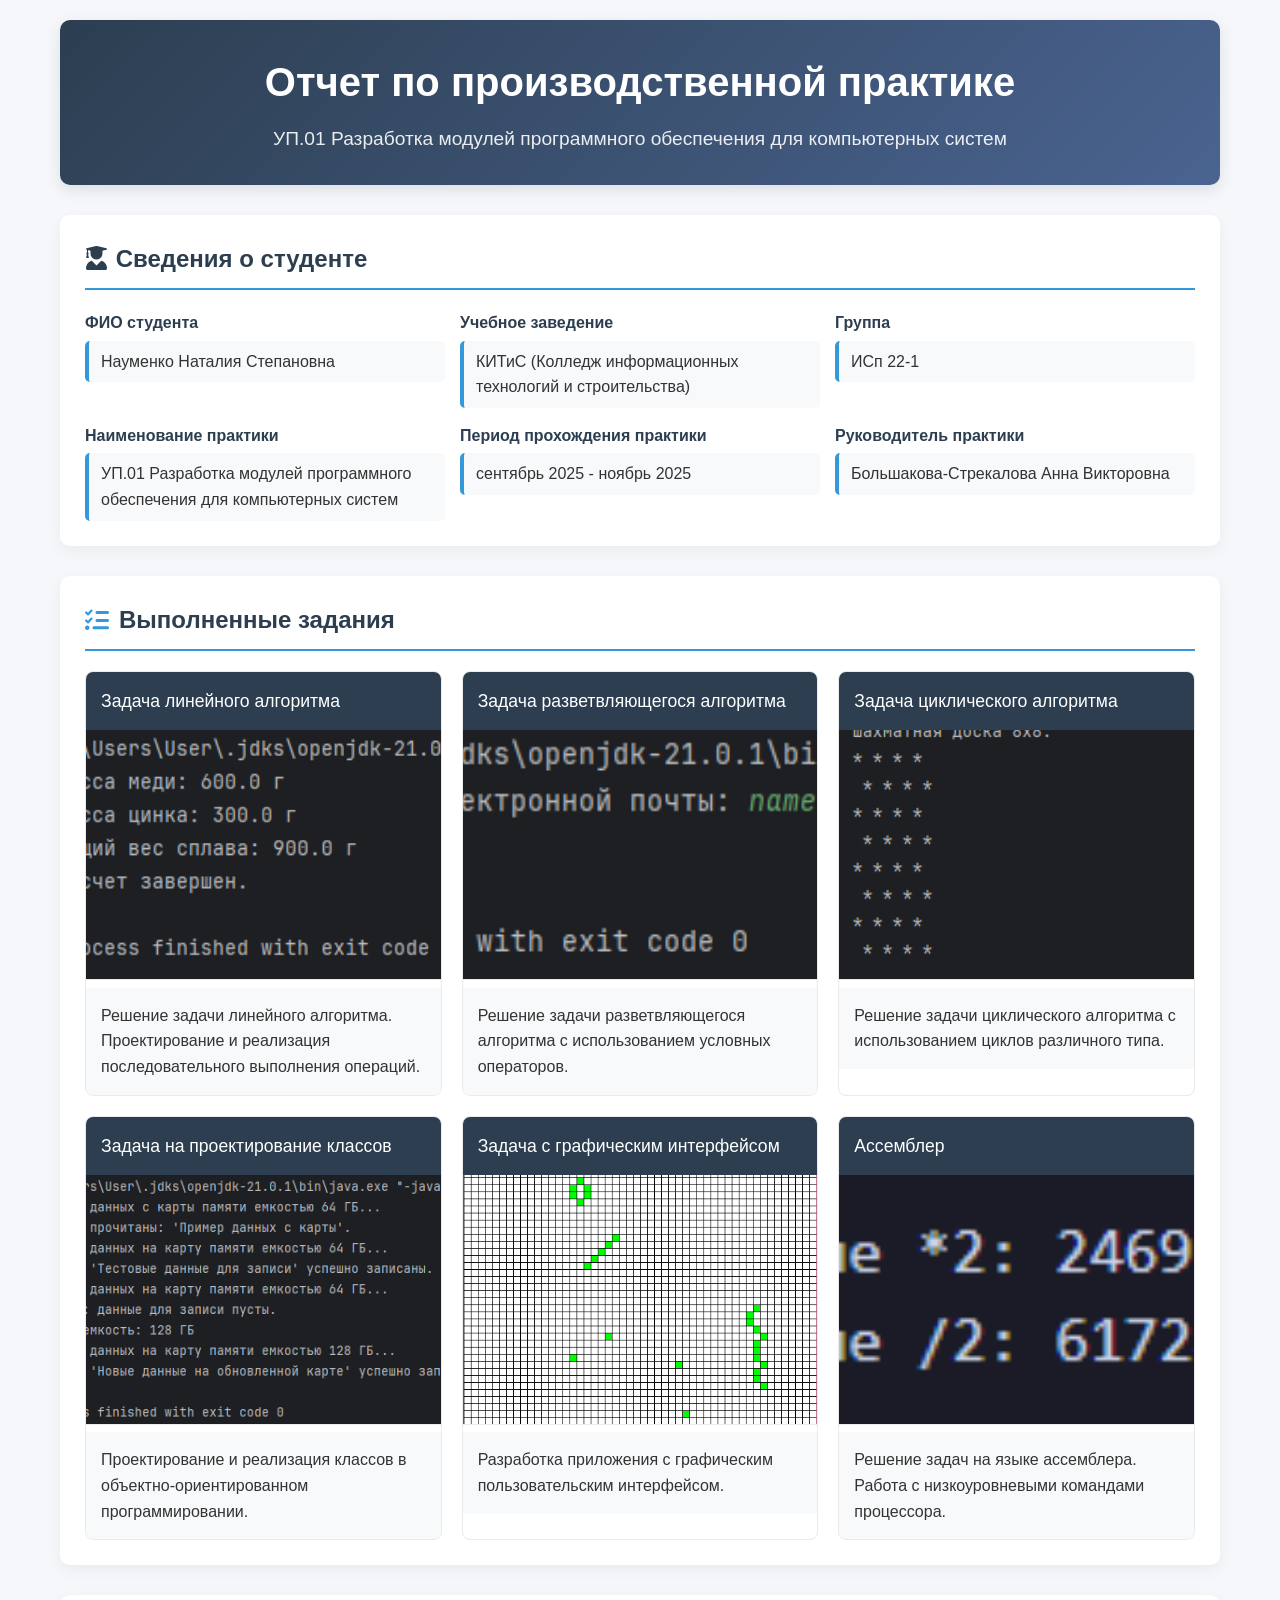
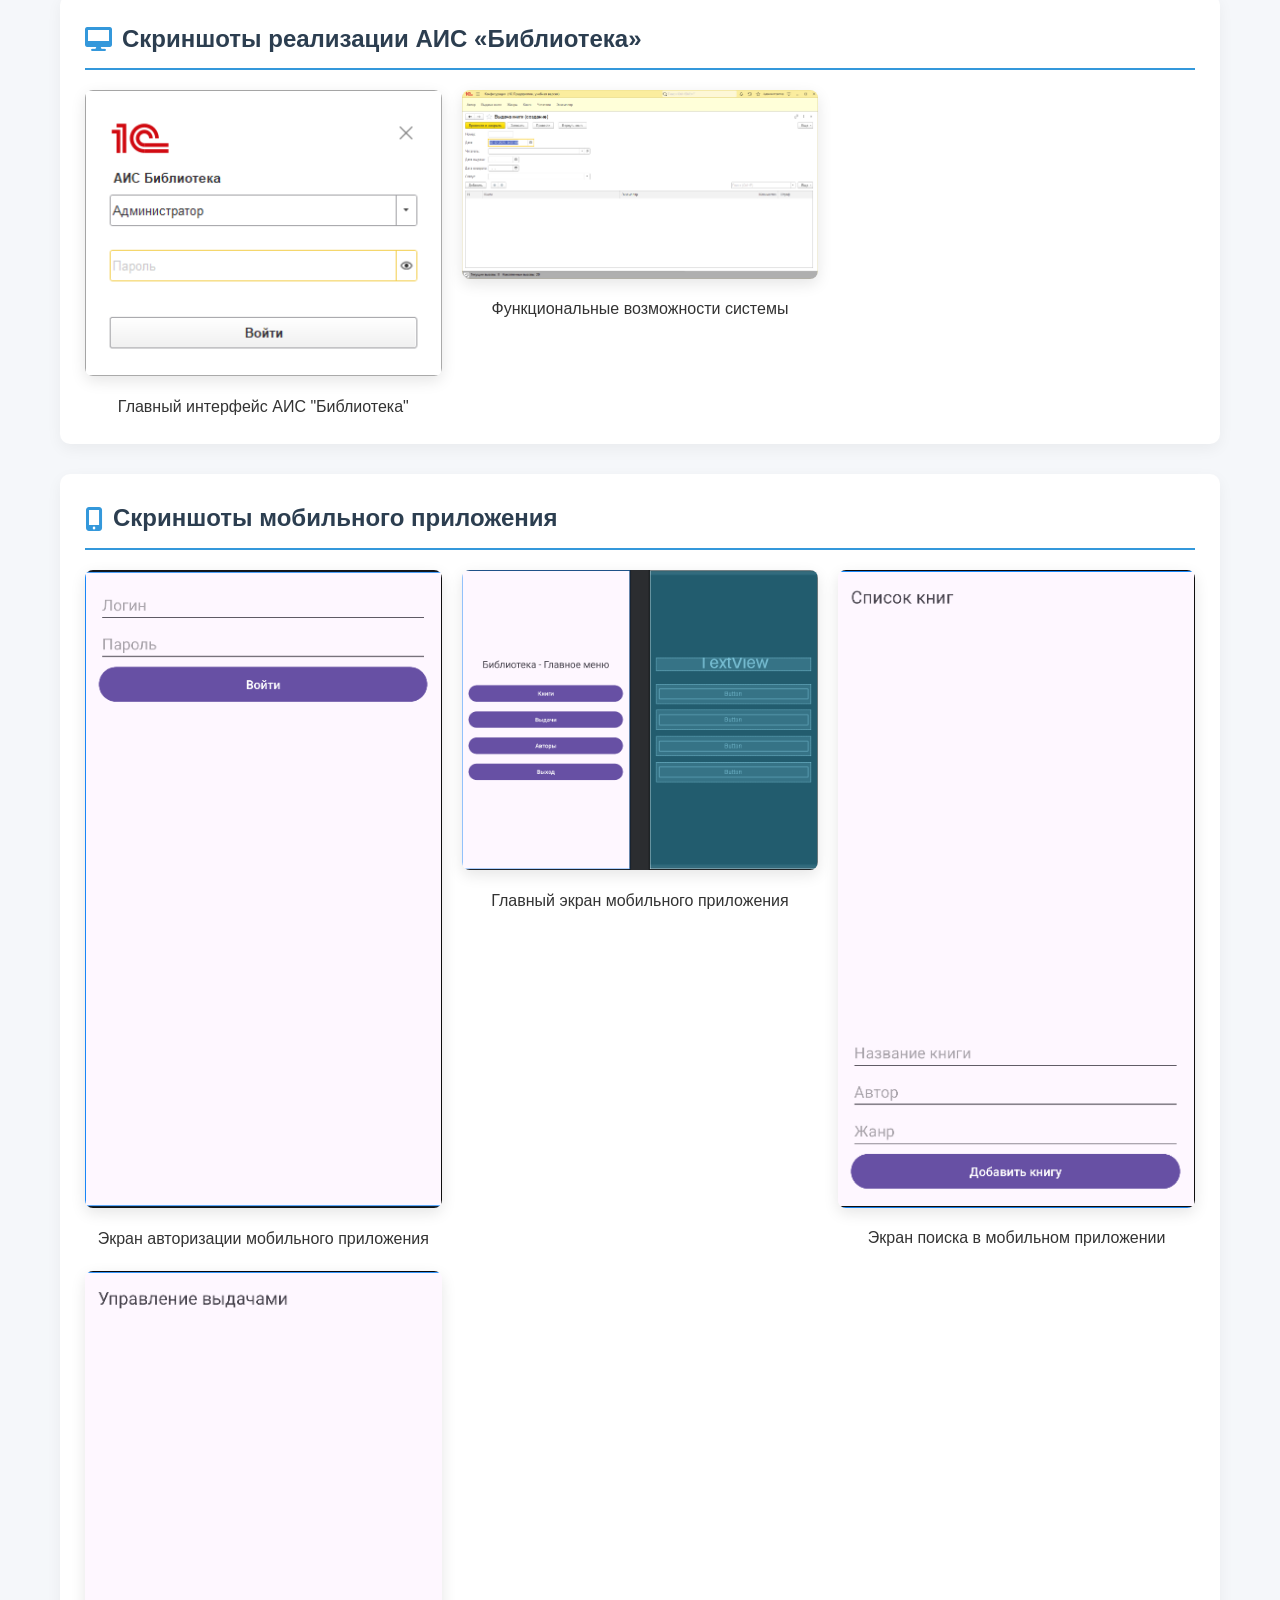
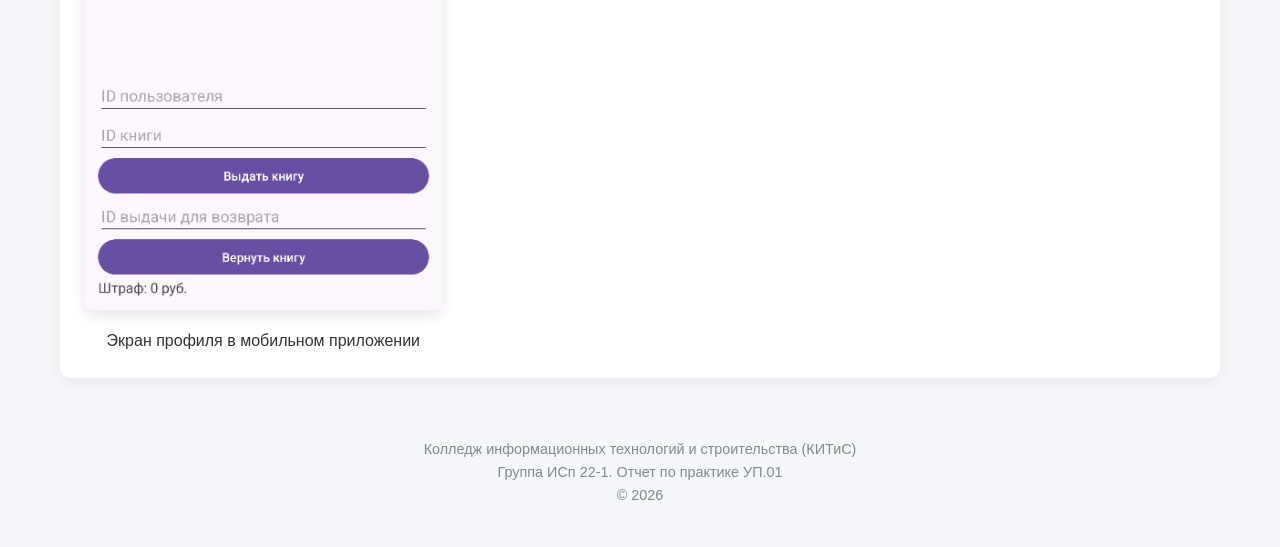
<file: index.html>
<!DOCTYPE html>
<html lang="ru">
<head>
    <meta charset="UTF-8">
    <meta name="viewport" content="width=device-width, initial-scale=1.0">
    <title>Отчет по производственной практике</title>
    <style>
        * {
            margin: 0;
            padding: 0;
            box-sizing: border-box;
            font-family: 'Segoe UI', Tahoma, Geneva, Verdana, sans-serif;
        }
        
        body {
            background-color: #f5f7fa;
            color: #333;
            line-height: 1.6;
        }
        
        .container {
            max-width: 1200px;
            margin: 0 auto;
            padding: 20px;
        }
        
        header {
            background: linear-gradient(135deg, #2c3e50, #4a6491);
            color: white;
            padding: 30px 0;
            text-align: center;
            border-radius: 10px;
            margin-bottom: 30px;
            box-shadow: 0 5px 15px rgba(0, 0, 0, 0.1);
        }
        
        h1 {
            font-size: 2.5rem;
            margin-bottom: 10px;
        }
        
        .subtitle {
            font-size: 1.2rem;
            opacity: 0.9;
        }
        
        .student-info {
            background-color: white;
            border-radius: 10px;
            padding: 25px;
            margin-bottom: 30px;
            box-shadow: 0 5px 15px rgba(0, 0, 0, 0.05);
        }
        
        .student-info h2 {
            color: #2c3e50;
            border-bottom: 2px solid #3498db;
            padding-bottom: 10px;
            margin-bottom: 20px;
        }
        
        .info-grid {
            display: grid;
            grid-template-columns: repeat(auto-fill, minmax(300px, 1fr));
            gap: 15px;
        }
        
        .info-item {
            display: flex;
            flex-direction: column;
        }
        
        .info-label {
            font-weight: bold;
            color: #2c3e50;
            margin-bottom: 5px;
        }
        
        .info-value {
            padding: 8px 12px;
            background-color: #f8f9fa;
            border-radius: 5px;
            border-left: 4px solid #3498db;
        }
        
        .section {
            background-color: white;
            border-radius: 10px;
            padding: 25px;
            margin-bottom: 30px;
            box-shadow: 0 5px 15px rgba(0, 0, 0, 0.05);
        }
        
        .section-title {
            color: #2c3e50;
            border-bottom: 2px solid #3498db;
            padding-bottom: 10px;
            margin-bottom: 20px;
            display: flex;
            align-items: center;
        }
        
        .section-title i {
            margin-right: 10px;
            color: #3498db;
        }
        
        .tasks-grid {
            display: grid;
            grid-template-columns: repeat(auto-fill, minmax(350px, 1fr));
            gap: 20px;
        }
        
        .task-card {
            border: 1px solid #eaeaea;
            border-radius: 8px;
            overflow: hidden;
            transition: transform 0.3s ease;
        }
        
        .task-card:hover {
            transform: translateY(-5px);
            box-shadow: 0 10px 20px rgba(0, 0, 0, 0.08);
        }
        
        .task-title {
            background-color: #2c3e50;
            color: white;
            padding: 15px;
            font-size: 1.1rem;
        }
        
        .task-image {
            width: 100%;
            height: 250px;
            object-fit: cover;
            border-bottom: 1px solid #eaeaea;
        }
        
        .task-description {
            padding: 15px;
            background-color: #f8f9fa;
        }
        
        .screenshot-grid {
            display: grid;
            grid-template-columns: repeat(auto-fill, minmax(300px, 1fr));
            gap: 20px;
        }
        
        .screenshot-item {
            text-align: center;
        }
        
        .screenshot-img {
            width: 100%;
            border-radius: 8px;
            box-shadow: 0 5px 15px rgba(0, 0, 0, 0.1);
            margin-bottom: 10px;
            transition: transform 0.3s ease;
        }
        
        .screenshot-img:hover {
            transform: scale(1.02);
        }
        
        footer {
            text-align: center;
            margin-top: 40px;
            padding: 20px;
            color: #7f8c8d;
            font-size: 0.9rem;
        }
        
        @media (max-width: 768px) {
            .tasks-grid, .screenshot-grid {
                grid-template-columns: 1fr;
            }
            
            h1 {
                font-size: 2rem;
            }
        }
    </style>
    <link rel="stylesheet" href="https://cdnjs.cloudflare.com/ajax/libs/font-awesome/6.0.0/css/all.min.css">
</head>
<body>
    <div class="container">
        <header>
            <h1>Отчет по производственной практике</h1>
            <p class="subtitle">УП.01 Разработка модулей программного обеспечения для компьютерных систем</p>
        </header>
        
        <section class="student-info">
            <h2><i class="fas fa-user-graduate"></i> Сведения о студенте</h2>
            <div class="info-grid">
                <div class="info-item">
                    <div class="info-label">ФИО студента</div>
                    <div class="info-value">Науменко Наталия Степановна</div>
                </div>
                <div class="info-item">
                    <div class="info-label">Учебное заведение</div>
                    <div class="info-value">КИТиС (Колледж информационных технологий и строительства)</div>
                </div>
                <div class="info-item">
                    <div class="info-label">Группа</div>
                    <div class="info-value">ИСп 22-1</div>
                </div>
                <div class="info-item">
                    <div class="info-label">Наименование практики</div>
                    <div class="info-value">УП.01 Разработка модулей программного обеспечения для компьютерных систем</div>
                </div>
                <div class="info-item">
                    <div class="info-label">Период прохождения практики</div>
                    <div class="info-value">сентябрь 2025 - ноябрь 2025</div>
                </div>
                <div class="info-item">
                    <div class="info-label">Руководитель практики</div>
                    <div class="info-value">Большакова-Стрекалова Анна Викторовна</div>
                </div>
            </div>
        </section>
        
        <section class="section">
            <h2 class="section-title"><i class="fas fa-tasks"></i> Выполненные задания</h2>
            
            <div class="tasks-grid">
                <div class="task-card">
                    <div class="task-title">Задача линейного алгоритма</div>
                    <img src="media/image1.png" alt="Задача линейного алгоритма" class="task-image">
                    <div class="task-description">
                        Решение задачи линейного алгоритма. Проектирование и реализация последовательного выполнения операций.
                    </div>
                </div>
                
                <div class="task-card">
                    <div class="task-title">Задача разветвляющегося алгоритма</div>
                    <img src="media/image2.png" alt="Задача разветвляющегося алгоритма" class="task-image">
                    <div class="task-description">
                        Решение задачи разветвляющегося алгоритма с использованием условных операторов.
                    </div>
                </div>
                
                <div class="task-card">
                    <div class="task-title">Задача циклического алгоритма</div>
                    <img src="media/image4.png" alt="Задача циклического алгоритма" class="task-image">
                    <div class="task-description">
                        Решение задачи циклического алгоритма с использованием циклов различного типа.
                    </div>
                </div>
                
                <div class="task-card">
                    <div class="task-title">Задача на проектирование классов</div>
                    <img src="media/image5.png" alt="Задача на проектирование классов" class="task-image">
                    <div class="task-description">
                        Проектирование и реализация классов в объектно-ориентированном программировании.
                    </div>
                </div>
                
                <div class="task-card">
                    <div class="task-title">Задача с графическим интерфейсом</div>
                    <img src="media/image6.png" alt="Задача с графическим интерфейсом" class="task-image">
                    <div class="task-description">
                        Разработка приложения с графическим пользовательским интерфейсом.
                    </div>
                </div>
                
                <div class="task-card">
                    <div class="task-title">Ассемблер</div>
                    <img src="media/image8.png" alt="Ассемблер" class="task-image">
                    <div class="task-description">
                        Решение задач на языке ассемблера. Работа с низкоуровневыми командами процессора.
                    </div>
                </div>
            </div>
        </section>
        
        <section class="section">
            <h2 class="section-title"><i class="fas fa-desktop"></i> Скриншоты реализации АИС «Библиотека»</h2>
            
            <div class="screenshot-grid">
                <div class="screenshot-item">
                    <img src="media/image10.png" alt="АИС Библиотека - интерфейс" class="screenshot-img">
                    <p>Главный интерфейс АИС "Библиотека"</p>
                </div>
                
                <div class="screenshot-item">
                    <img src="media/image11.png" alt="АИС Библиотека - функционал" class="screenshot-img">
                    <p>Функциональные возможности системы</p>
                </div>
            </div>
        </section>
        
        <section class="section">
            <h2 class="section-title"><i class="fas fa-mobile-alt"></i> Скриншоты мобильного приложения</h2>
            
            <div class="screenshot-grid">
                <div class="screenshot-item">
                    <img src="media/image12.png" alt="Мобильное приложение - экран 1" class="screenshot-img">
                    <p>Экран авторизации мобильного приложения</p>
                </div>
                
                <div class="screenshot-item">
                    <img src="media/image13.png" alt="Мобильное приложение - экран 2" class="screenshot-img">
                    <p>Главный экран мобильного приложения</p>
                </div>
                
                <div class="screenshot-item">
                    <img src="media/image14.png" alt="Мобильное приложение - экран 3" class="screenshot-img">
                    <p>Экран поиска в мобильном приложении</p>
                </div>
                
                <div class="screenshot-item">
                    <img src="media/image15.png" alt="Мобильное приложение - экран 4" class="screenshot-img">
                    <p>Экран профиля в мобильном приложении</p>
                </div>
            </div>
        </section>
        
        <footer>
            <p>Колледж информационных технологий и строительства (КИТиС)</p>
            <p>Группа ИСп 22-1. Отчет по практике УП.01</p>
            <p>&copy; 2025</p>
        </footer>
    </div>
    
    <script>
        // Добавляем год в футер
        document.addEventListener('DOMContentLoaded', function() {
            const year = new Date().getFullYear();
            const footerYear = document.querySelector('footer p:last-child');
            footerYear.innerHTML = `&copy; ${year}`;
            
            // Добавляем эффект загрузки для изображений
            const images = document.querySelectorAll('img');
            images.forEach(img => {
                img.addEventListener('load', function() {
                    this.style.opacity = 1;
                });
                
                // Если изображение уже загружено
                if (img.complete) {
                    img.style.opacity = 1;
                }
            });
        });
    </script>
</body>
</html>
</file>
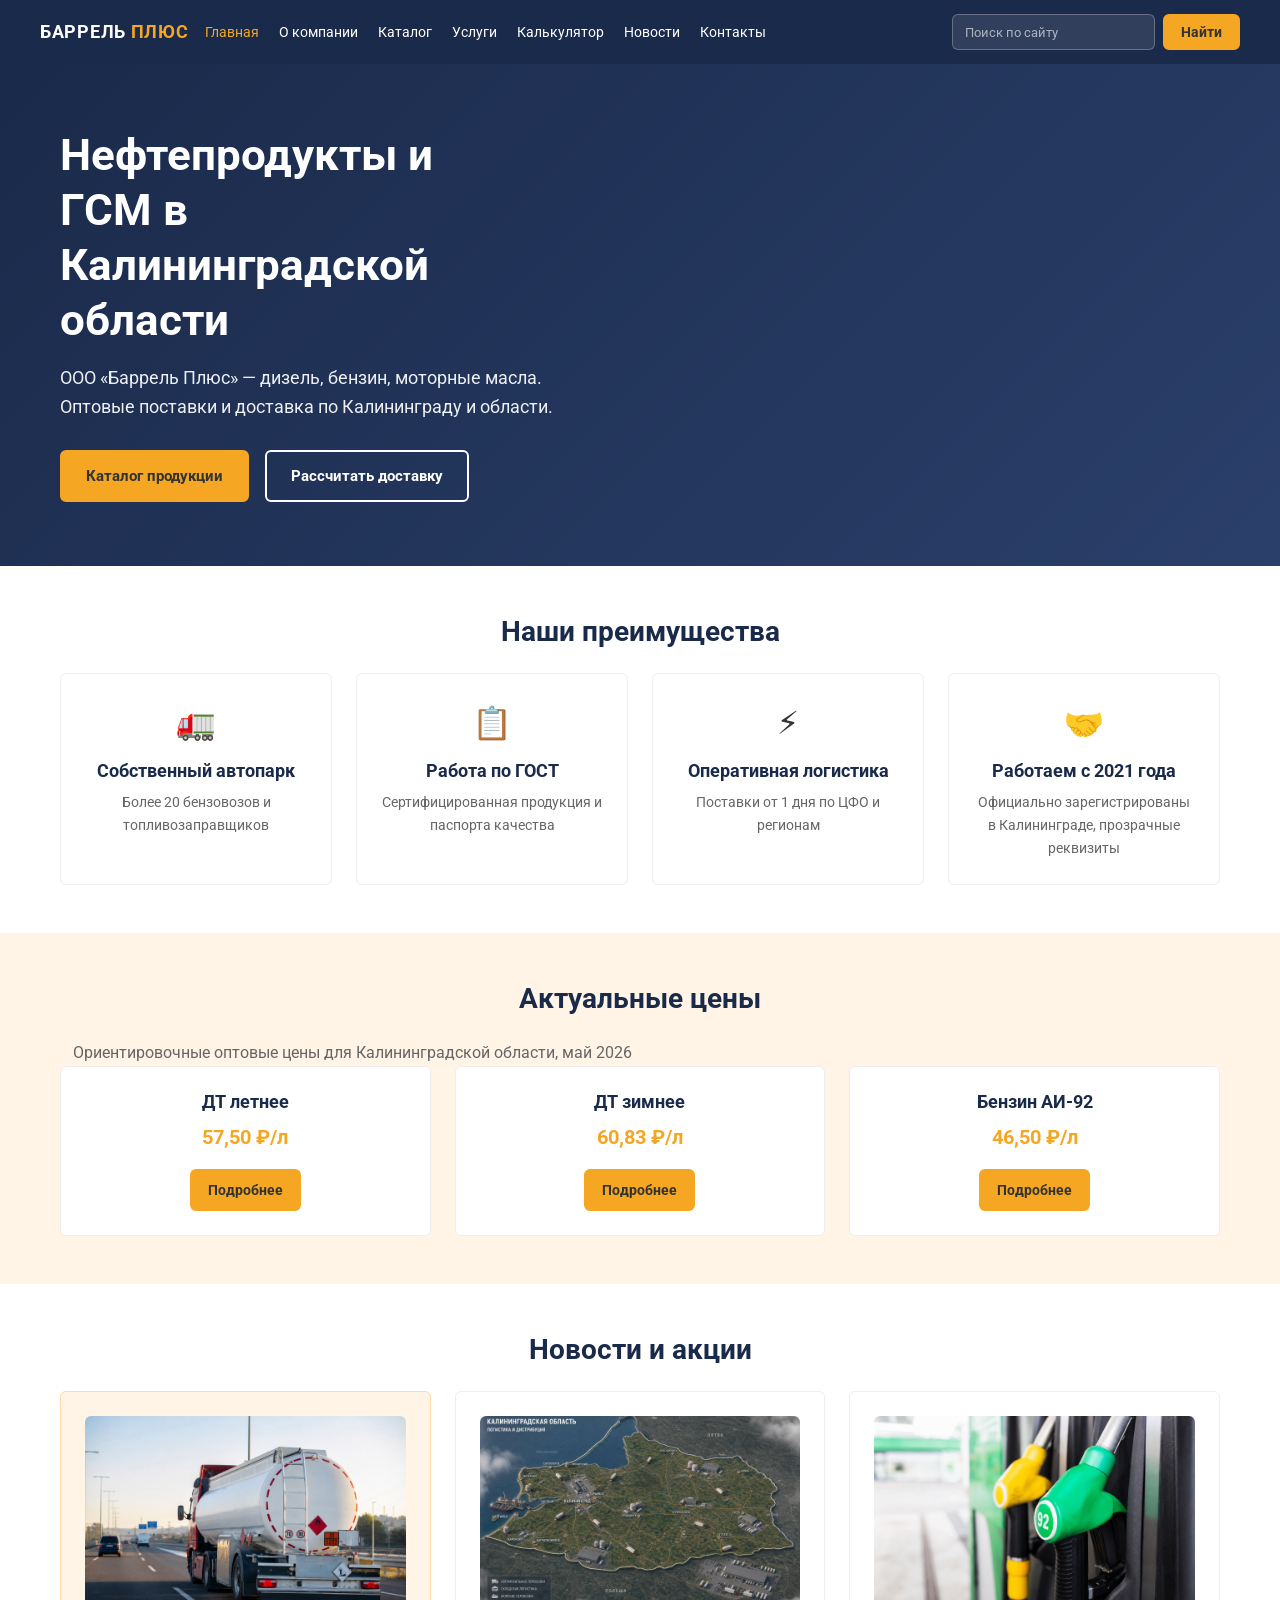
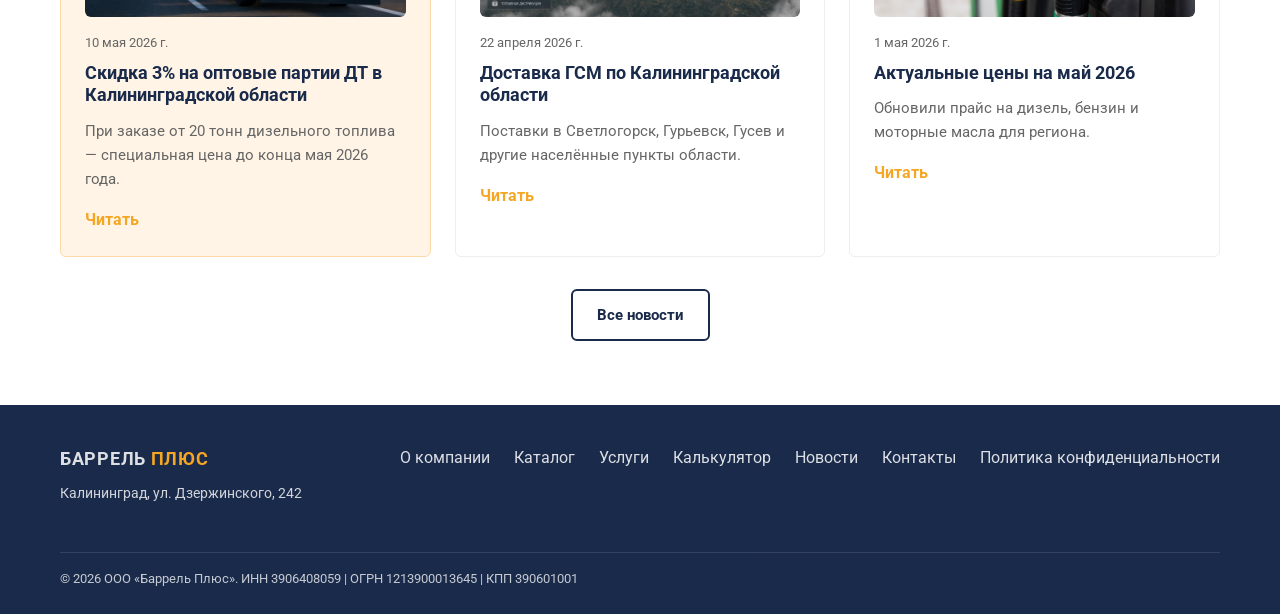
<file: barrel-plus-site/index.html>
<!DOCTYPE html>
<html lang="ru">
<head>
  <meta charset="UTF-8">
  <meta name="viewport" content="width=device-width, initial-scale=1.0">
  <title>Баррель Плюс — поставка нефтепродуктов и ГСМ</title>
  <meta name="description" content="Поставки дизельного топлива, бензина и технических масел. Доставка по России. Работа по ГОСТ.">
  <link rel="preconnect" href="https://fonts.googleapis.com">
  <link rel="preconnect" href="https://fonts.gstatic.com" crossorigin>
  <link href="https://fonts.googleapis.com/css2?family=Roboto:wght@400;700&display=swap" rel="stylesheet">
  <link rel="stylesheet" href="css/style.css">
</head>
<body data-page="home">
  <header class="site-header">
    <div class="container header-inner">
      <a href="index.html" class="logo">БАРРЕЛЬ <span>ПЛЮС</span></a>
      <button type="button" class="nav-toggle" aria-label="Открыть меню" aria-expanded="false">
        <span></span><span></span><span></span>
      </button>
      <nav class="main-nav" aria-label="Основная навигация">
        <ul>
          <li><a href="index.html">Главная</a></li>
          <li><a href="about.html">О компании</a></li>
          <li><a href="catalog.html">Каталог</a></li>
          <li><a href="services.html">Услуги</a></li>
          <li><a href="calculator.html">Калькулятор</a></li>
          <li><a href="news.html">Новости</a></li>
          <li><a href="contacts.html">Контакты</a></li>
        </ul>
      </nav>
      <form class="header-search" data-search-form action="search.html" role="search">
        <input type="search" name="q" placeholder="Поиск по сайту" aria-label="Поиск">
        <button type="submit" class="btn btn-primary btn-sm">Найти</button>
      </form>
    </div>
  </header>

  <main>
    <section class="hero">
      <div class="container">
        <h1>Нефтепродукты и ГСМ в Калининградской области</h1>
        <p>ООО «Баррель Плюс» — дизель, бензин, моторные масла. Оптовые поставки и доставка по Калининграду и области.</p>
        <a href="catalog.html" class="btn btn-primary">Каталог продукции</a>
        <a href="calculator.html" class="btn btn-outline">Рассчитать доставку</a>
      </div>
    </section>

    <section class="section">
      <div class="container">
        <h2 class="section-title">Наши преимущества</h2>
        <div class="advantages-grid">
          <article class="advantage-card">
            <div class="advantage-card__icon" aria-hidden="true">🚛</div>
            <h3>Собственный автопарк</h3>
            <p>Более 20 бензовозов и топливозаправщиков</p>
          </article>
          <article class="advantage-card">
            <div class="advantage-card__icon" aria-hidden="true">📋</div>
            <h3>Работа по ГОСТ</h3>
            <p>Сертифицированная продукция и паспорта качества</p>
          </article>
          <article class="advantage-card">
            <div class="advantage-card__icon" aria-hidden="true">⚡</div>
            <h3>Оперативная логистика</h3>
            <p>Поставки от 1 дня по ЦФО и регионам</p>
          </article>
          <article class="advantage-card">
            <div class="advantage-card__icon" aria-hidden="true">🤝</div>
            <h3>Работаем с 2021 года</h3>
            <p>Официально зарегистрированы в Калининграде, прозрачные реквизиты</p>
          </article>
        </div>
      </div>
    </section>

    <section class="section section--alt">
      <div class="container">
        <h2 class="section-title">Актуальные цены</h2>
        <p class="text-center page-lead" data-price-region-note></p>
        <div class="prices-grid" id="prices-grid"></div>
      </div>
    </section>

    <section class="section">
      <div class="container">
        <h2 class="section-title">Новости и акции</h2>
        <div class="news-grid" id="news-grid-home"></div>
        <p class="text-center">
          <a href="news.html" class="btn btn-outline">Все новости</a>
        </p>
      </div>
    </section>
  </main>

  <footer class="site-footer">
    <div class="container footer-inner">
      <div class="footer-brand">
        <a href="index.html" class="logo">БАРРЕЛЬ <span>ПЛЮС</span></a>
        <p>Калининград, ул. Дзержинского, 242</p>
      </div>
      <nav class="footer-nav" aria-label="Меню в подвале">
        <a href="about.html">О компании</a>
        <a href="catalog.html">Каталог</a>
        <a href="services.html">Услуги</a>
        <a href="calculator.html">Калькулятор</a>
        <a href="news.html">Новости</a>
        <a href="contacts.html">Контакты</a>
        <a href="privacy.html">Политика конфиденциальности</a>
      </nav>
      <p class="footer-copy" data-company-legal-footer></p>
    </div>
  </footer>

  <div id="request-modal" class="modal" hidden role="dialog" aria-labelledby="modal-title">
    <div class="modal-overlay" data-modal-close tabindex="-1"></div>
    <div class="modal-dialog">
      <button type="button" class="modal-close" data-modal-close aria-label="Закрыть">×</button>
      <h2 id="modal-title">Оставить заявку</h2>
      <form data-feedback-form>
        <input type="hidden" id="modal-subject" name="subject" value="">
        <div class="form-group">
          <label for="modal-name">ФИО *</label>
          <input type="text" id="modal-name" name="name" required autocomplete="name">
          <span class="field-error"></span>
        </div>
        <div class="form-group">
          <label for="modal-phone">Телефон *</label>
          <input type="tel" id="modal-phone" name="phone" required autocomplete="tel">
          <span class="field-error"></span>
        </div>
        <div class="form-group">
          <label for="modal-email">Email *</label>
          <input type="email" id="modal-email" name="email" required autocomplete="email">
          <span class="field-error"></span>
        </div>
        <div class="form-group">
          <label for="modal-message">Сообщение</label>
          <textarea id="modal-message" name="message" rows="3"></textarea>
          <span class="field-error"></span>
        </div>
        <div class="form-group checkbox-group">
          <label>
            <input type="checkbox" name="consent" required>
            Согласен на обработку персональных данных
          </label>
          <span class="field-error"></span>
        </div>
        <button type="submit" class="btn btn-primary">Отправить заявку</button>
      </form>
    </div>
  </div>

  <script src="js/main.js"></script>
</body>
</html>
</file>
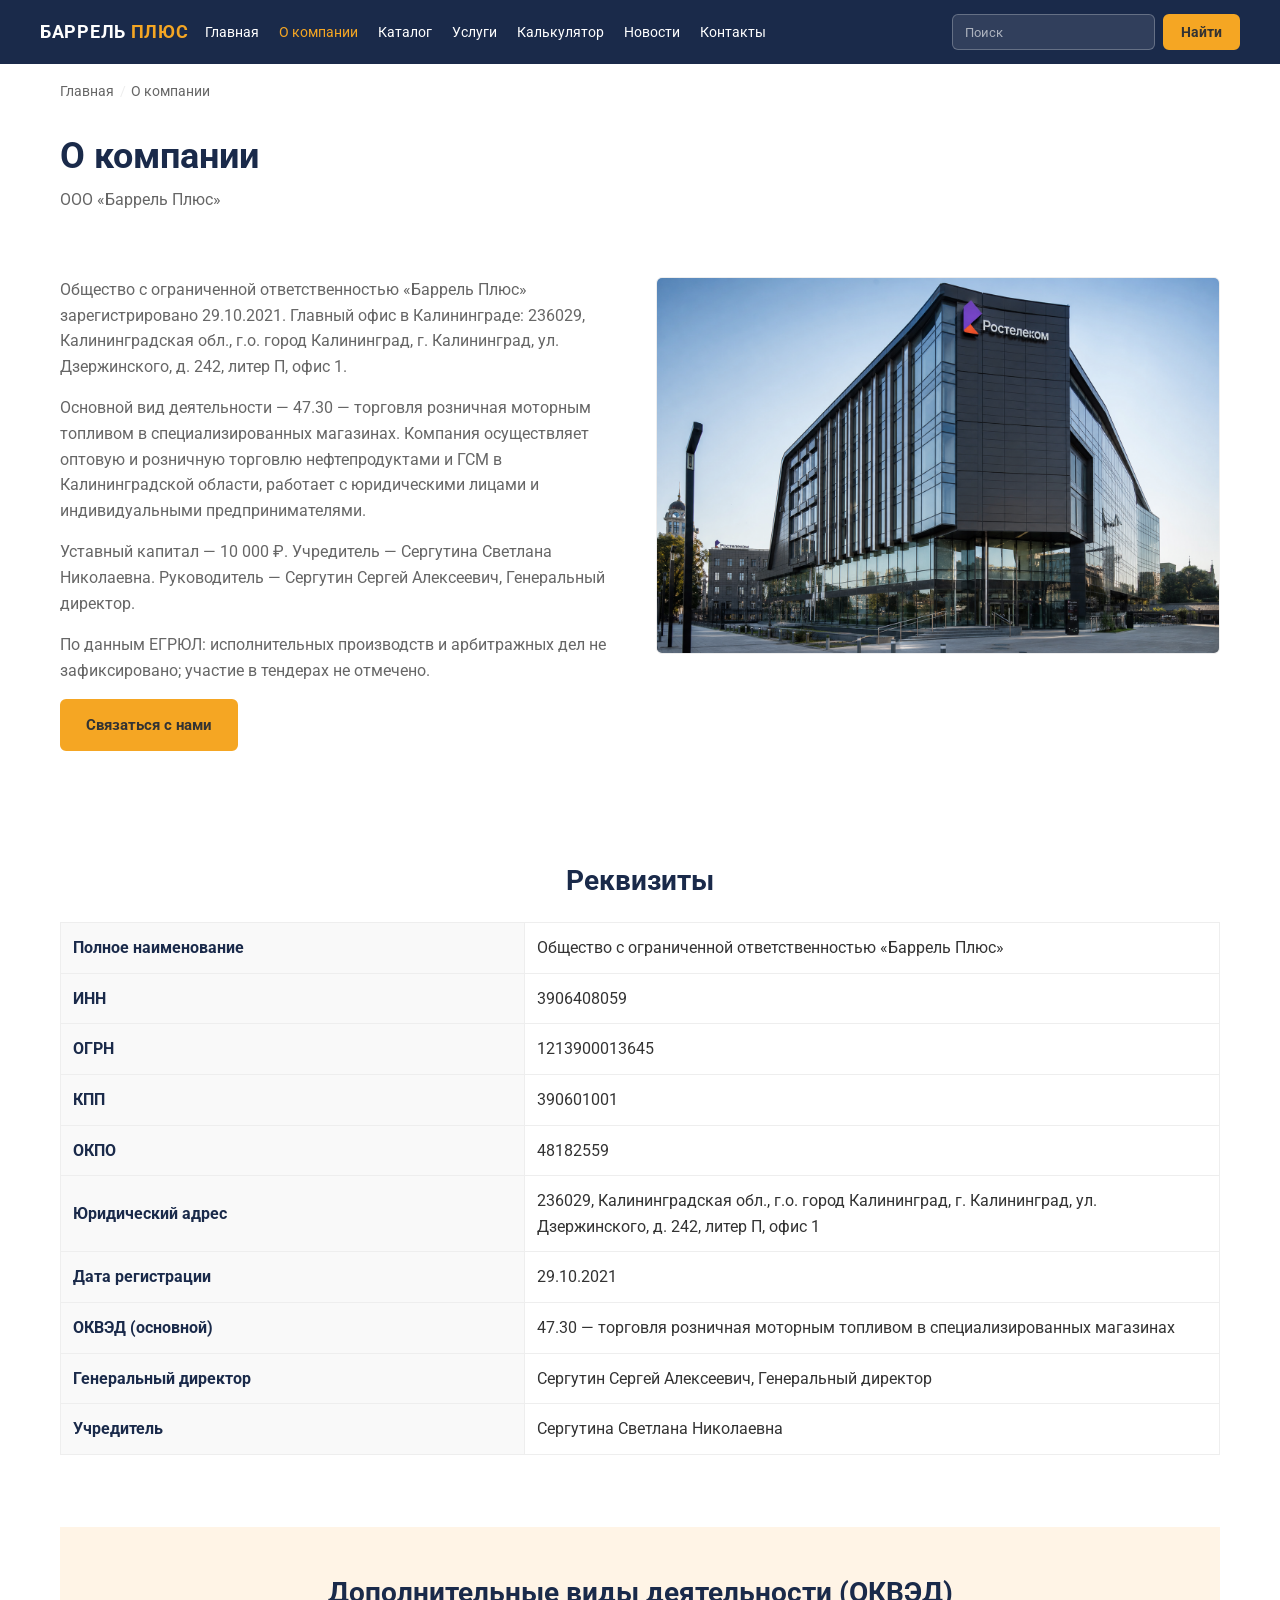
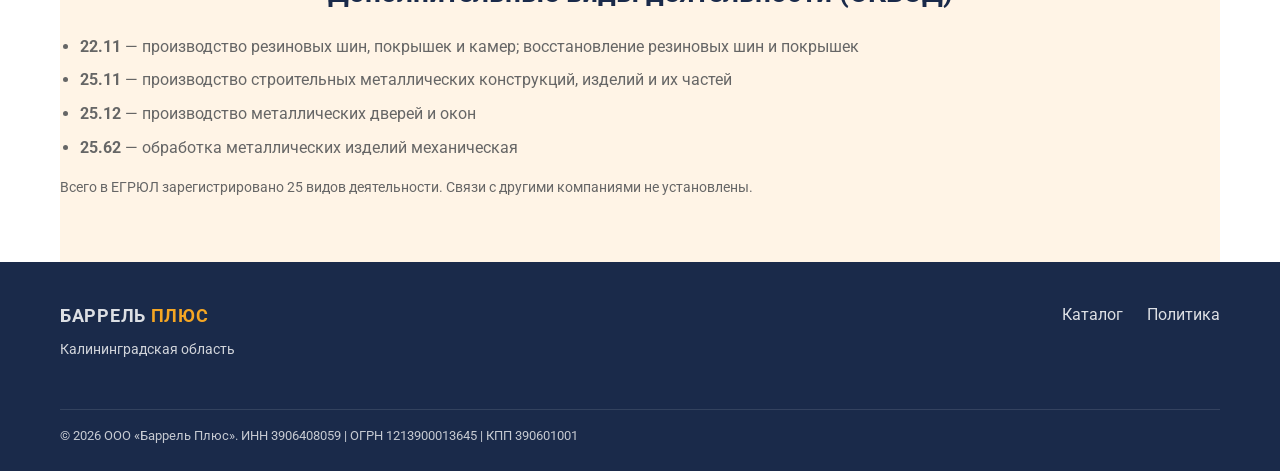
<file: barrel-plus-site/about.html>
<!DOCTYPE html>
<html lang="ru">
<head>
  <meta charset="UTF-8">
  <meta name="viewport" content="width=device-width, initial-scale=1.0">
  <title>О компании — Баррель Плюс</title>
  <meta name="description" content="ООО Баррель Плюс — торговля моторным топливом в Калининграде. Реквизиты, руководство, виды деятельности.">
  <link href="https://fonts.googleapis.com/css2?family=Roboto:wght@400;700&display=swap" rel="stylesheet">
  <link rel="stylesheet" href="css/style.css">
</head>
<body data-page="about">
  <header class="site-header">
    <div class="container header-inner">
      <a href="index.html" class="logo">БАРРЕЛЬ <span>ПЛЮС</span></a>
      <button type="button" class="nav-toggle" aria-label="Меню" aria-expanded="false"><span></span><span></span><span></span></button>
      <nav class="main-nav" aria-label="Навигация">
        <ul>
          <li><a href="index.html">Главная</a></li>
          <li><a href="about.html">О компании</a></li>
          <li><a href="catalog.html">Каталог</a></li>
          <li><a href="services.html">Услуги</a></li>
          <li><a href="calculator.html">Калькулятор</a></li>
          <li><a href="news.html">Новости</a></li>
          <li><a href="contacts.html">Контакты</a></li>
        </ul>
      </nav>
      <form class="header-search" data-search-form action="search.html" role="search">
        <input type="search" name="q" placeholder="Поиск" aria-label="Поиск">
        <button type="submit" class="btn btn-primary btn-sm">Найти</button>
      </form>
    </div>
  </header>
  <main>
    <div class="container">
      <nav class="breadcrumbs" data-breadcrumbs aria-label="Хлебные крошки"></nav>
      <header class="page-header">
        <h1 class="page-title">О компании</h1>
        <p class="page-lead" data-company-short>ООО «Баррель Плюс»</p>
      </header>

      <div class="about-layout section">
        <div class="content-block">
          <p><span data-company-full></span> зарегистрировано <span data-company-registered></span>. Главный офис в Калининграде: <span data-company-address></span>.</p>
          <p>Основной вид деятельности — <span data-company-okved></span>. Компания осуществляет оптовую и розничную торговлю нефтепродуктами и ГСМ в Калининградской области, работает с юридическими лицами и индивидуальными предпринимателями.</p>
          <p>Уставный капитал — <span data-company-capital></span>. Учредитель — <span data-company-founder></span>. Руководитель — <span data-company-director-full></span>.</p>
          <p>По данным ЕГРЮЛ: исполнительных производств и арбитражных дел не зафиксировано; участие в тендерах не отмечено.</p>
          <p><a href="contacts.html" class="btn btn-primary">Связаться с нами</a></p>
        </div>
        <img src="images/about-office.jpg" alt="Офис компании в Калининграде" class="about-photo" loading="lazy" width="600" height="400">
      </div>

      <section class="section">
        <h2 class="section-title">Реквизиты</h2>
        <table class="spec-table company-details">
          <tbody>
            <tr><th>Полное наименование</th><td data-company-full></td></tr>
            <tr><th>ИНН</th><td data-company-inn></td></tr>
            <tr><th>ОГРН</th><td data-company-ogrn></td></tr>
            <tr><th>КПП</th><td data-company-kpp></td></tr>
            <tr><th>ОКПО</th><td data-company-okpo></td></tr>
            <tr><th>Юридический адрес</th><td data-company-address></td></tr>
            <tr><th>Дата регистрации</th><td data-company-registered></td></tr>
            <tr><th>ОКВЭД (основной)</th><td data-company-okved></td></tr>
            <tr><th>Генеральный директор</th><td data-company-director-full></td></tr>
            <tr><th>Учредитель</th><td data-company-founder></td></tr>
          </tbody>
        </table>
      </section>

      <section class="section section--alt">
        <h2 class="section-title">Дополнительные виды деятельности (ОКВЭД)</h2>
        <ul class="okved-list">
          <li><strong>22.11</strong> — производство резиновых шин, покрышек и камер; восстановление резиновых шин и покрышек</li>
          <li><strong>25.11</strong> — производство строительных металлических конструкций, изделий и их частей</li>
          <li><strong>25.12</strong> — производство металлических дверей и окон</li>
          <li><strong>25.62</strong> — обработка металлических изделий механическая</li>
        </ul>
        <p class="text-muted">Всего в ЕГРЮЛ зарегистрировано 25 видов деятельности. Связи с другими компаниями не установлены.</p>
      </section>
    </div>
  </main>
  <footer class="site-footer">
    <div class="container footer-inner">
      <div class="footer-brand"><a href="index.html" class="logo">БАРРЕЛЬ <span>ПЛЮС</span></a><p>Калининградская область</p></div>
      <nav class="footer-nav"><a href="catalog.html">Каталог</a><a href="privacy.html">Политика</a></nav>
      <p class="footer-copy" data-company-legal-footer></p>
    </div>
  </footer>
  <script src="js/main.js"></script>
</body>
</html>
</file>
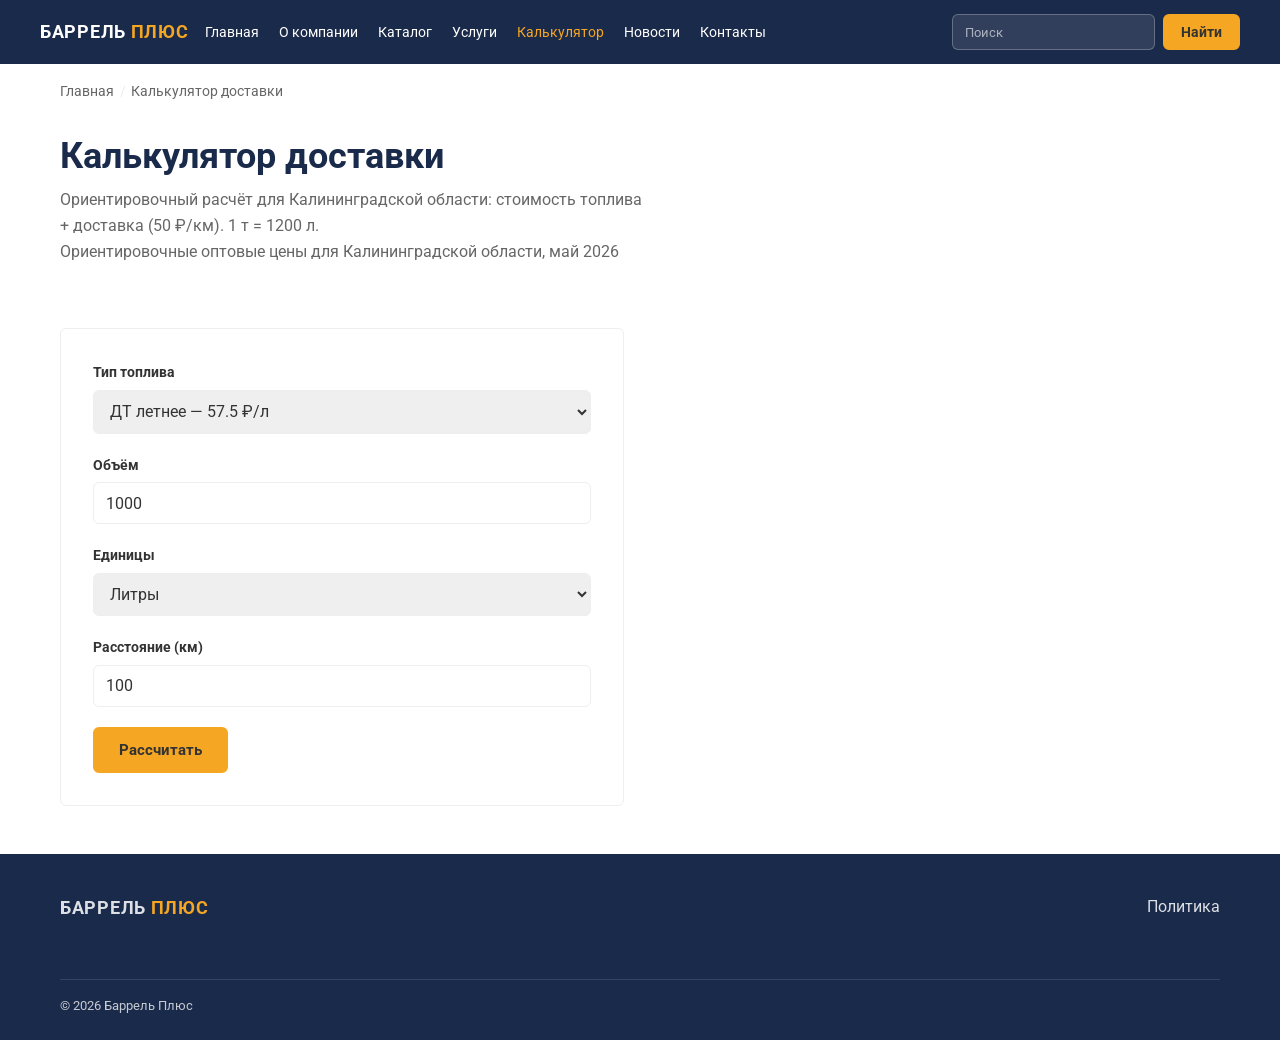
<file: barrel-plus-site/calculator.html>
<!DOCTYPE html>
<html lang="ru">
<head>
  <meta charset="UTF-8">
  <meta name="viewport" content="width=device-width, initial-scale=1.0">
  <title>Калькулятор доставки — Баррель Плюс</title>
  <link href="https://fonts.googleapis.com/css2?family=Roboto:wght@400;700&display=swap" rel="stylesheet">
  <link rel="stylesheet" href="css/style.css">
</head>
<body data-page="calculator">
  <header class="site-header">
    <div class="container header-inner">
      <a href="index.html" class="logo">БАРРЕЛЬ <span>ПЛЮС</span></a>
      <button type="button" class="nav-toggle" aria-label="Меню" aria-expanded="false"><span></span><span></span><span></span></button>
      <nav class="main-nav" aria-label="Навигация">
        <ul>
          <li><a href="index.html">Главная</a></li>
          <li><a href="about.html">О компании</a></li>
          <li><a href="catalog.html">Каталог</a></li>
          <li><a href="services.html">Услуги</a></li>
          <li><a href="calculator.html">Калькулятор</a></li>
          <li><a href="news.html">Новости</a></li>
          <li><a href="contacts.html">Контакты</a></li>
        </ul>
      </nav>
      <form class="header-search" data-search-form action="search.html" role="search">
        <input type="search" name="q" placeholder="Поиск" aria-label="Поиск">
        <button type="submit" class="btn btn-primary btn-sm">Найти</button>
      </form>
    </div>
  </header>
  <main>
    <div class="container">
      <nav class="breadcrumbs" data-breadcrumbs aria-label="Хлебные крошки"></nav>
      <header class="page-header">
        <h1 class="page-title">Калькулятор доставки</h1>
        <p class="page-lead">Ориентировочный расчёт для Калининградской области: стоимость топлива + доставка (50 ₽/км). 1 т = 1200 л.</p>
        <p class="page-lead" data-price-region-note></p>
      </header>
      <div class="calculator-layout section">
        <form id="delivery-calculator" class="calculator-form">
          <div class="form-group">
            <label for="calc-fuel">Тип топлива</label>
            <select id="calc-fuel" name="fuel" required></select>
          </div>
          <div class="form-group">
            <label for="calc-volume">Объём</label>
            <input type="number" id="calc-volume" name="volume" min="0.01" step="0.01" value="1000" required>
          </div>
          <div class="form-group">
            <label for="calc-unit">Единицы</label>
            <select id="calc-unit" name="unit">
              <option value="liters">Литры</option>
              <option value="tons">Тонны</option>
            </select>
          </div>
          <div class="form-group">
            <label for="calc-distance">Расстояние (км)</label>
            <input type="number" id="calc-distance" name="distance" min="0" step="1" value="100" required>
          </div>
          <button type="submit" class="btn btn-primary">Рассчитать</button>
        </form>
        <aside id="calc-results" class="calc-results" hidden>
          <h2>Результат</h2>
          <dl>
            <dt>Базовая стоимость топлива</dt>
            <dd id="calc-base">0 ₽</dd>
            <dt>Стоимость доставки</dt>
            <dd id="calc-delivery">0 ₽</dd>
            <dt class="calc-total">Итого</dt>
            <dd id="calc-total" class="calc-total">0 ₽</dd>
          </dl>
          <button type="button" id="calc-request-btn" class="btn btn-outline" data-open-modal data-modal-title="Точный расчёт доставки">Оставить заявку на точный расчёт</button>
        </aside>
      </div>
    </div>
  </main>
  <footer class="site-footer">
    <div class="container footer-inner">
      <div class="footer-brand"><a href="index.html" class="logo">БАРРЕЛЬ <span>ПЛЮС</span></a></div>
      <nav class="footer-nav"><a href="privacy.html">Политика</a></nav>
      <p class="footer-copy">© 2026 Баррель Плюс</p>
    </div>
  </footer>
  <div id="request-modal" class="modal" hidden role="dialog" aria-labelledby="modal-title">
    <div class="modal-overlay" data-modal-close></div>
    <div class="modal-dialog">
      <button type="button" class="modal-close" data-modal-close aria-label="Закрыть">×</button>
      <h2 id="modal-title">Заявка</h2>
      <form data-feedback-form>
        <div class="form-group"><label for="modal-name">ФИО *</label><input type="text" id="modal-name" name="name" required><span class="field-error"></span></div>
        <div class="form-group"><label for="modal-phone">Телефон *</label><input type="tel" id="modal-phone" name="phone" required><span class="field-error"></span></div>
        <div class="form-group"><label for="modal-email">Email *</label><input type="email" id="modal-email" name="email" required><span class="field-error"></span></div>
        <div class="form-group checkbox-group"><label><input type="checkbox" name="consent" required> Согласен на обработку ПД</label><span class="field-error"></span></div>
        <button type="submit" class="btn btn-primary">Отправить</button>
      </form>
    </div>
  </div>
  <script src="js/main.js"></script>
</body>
</html>
</file>
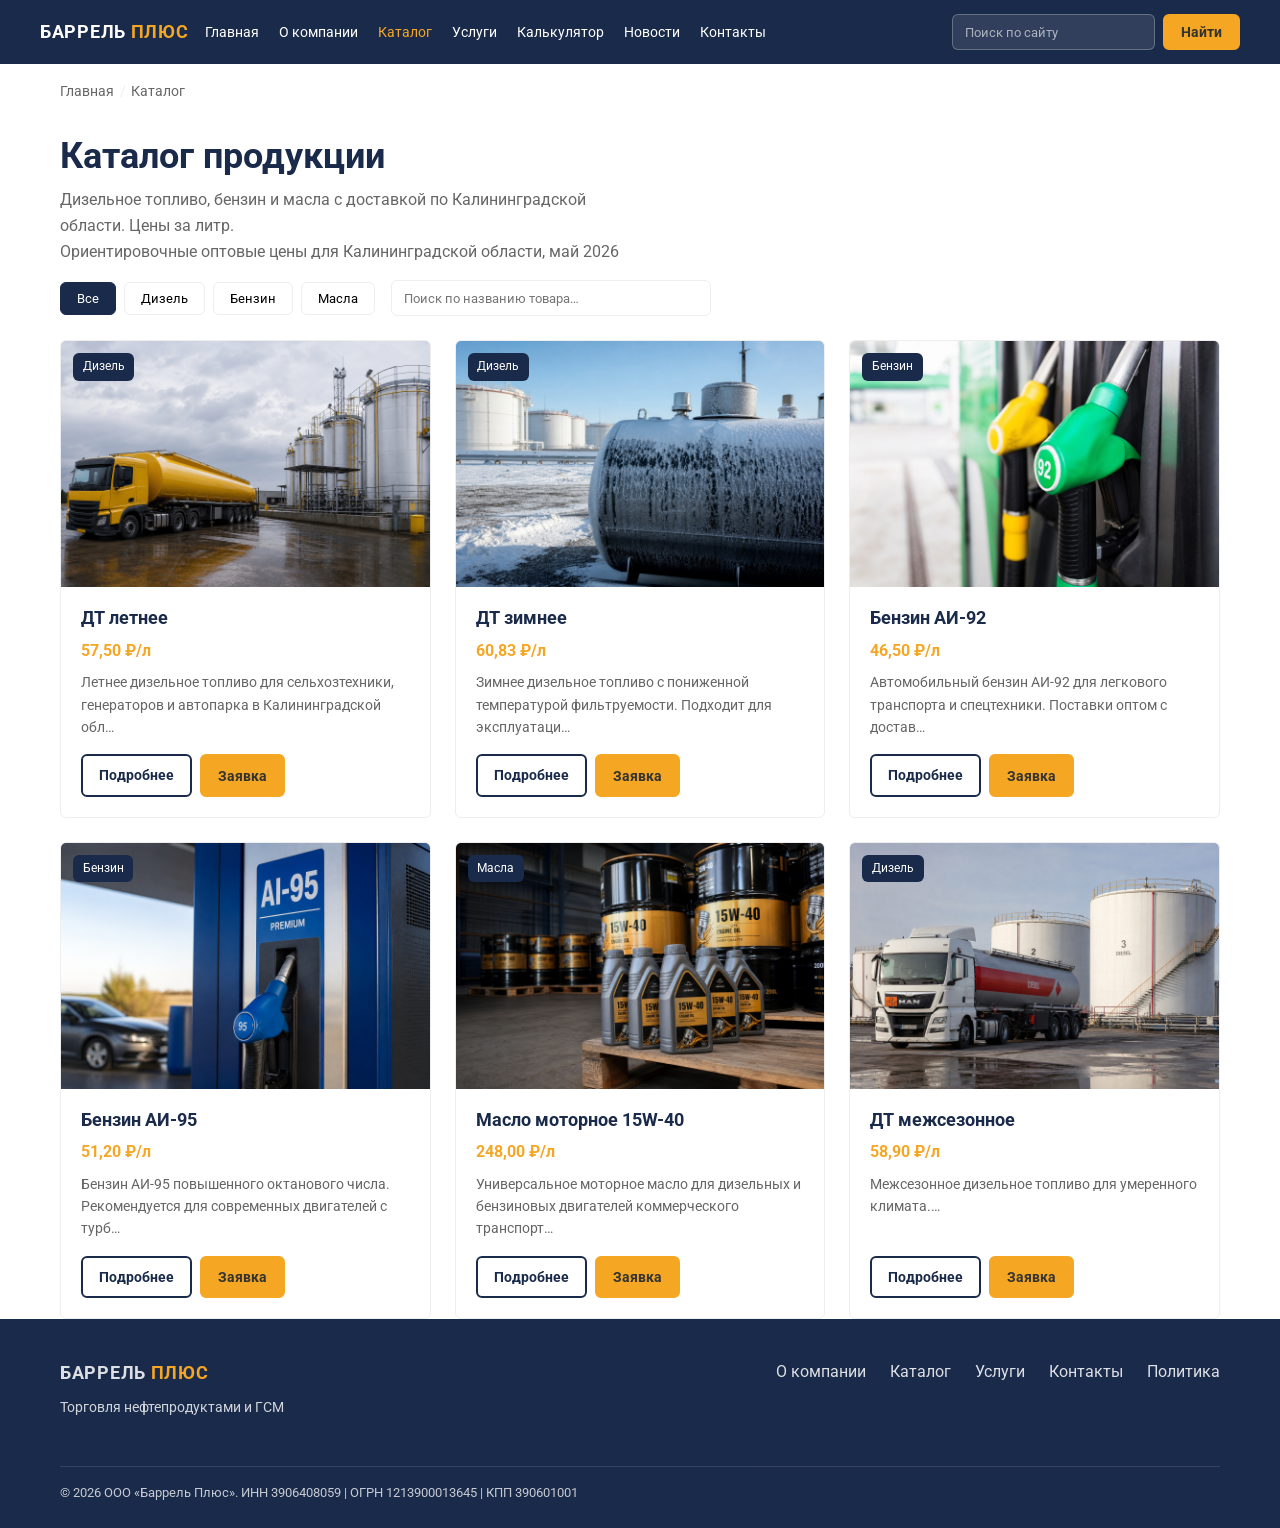
<file: barrel-plus-site/catalog.html>
<!DOCTYPE html>
<html lang="ru">
<head>
  <meta charset="UTF-8">
  <meta name="viewport" content="width=device-width, initial-scale=1.0">
  <title>Каталог продукции — Баррель Плюс</title>
  <meta name="description" content="Каталог дизельного топлива, бензина и моторных масел. Оптовые цены.">
  <link href="https://fonts.googleapis.com/css2?family=Roboto:wght@400;700&display=swap" rel="stylesheet">
  <link rel="stylesheet" href="css/style.css">
</head>
<body data-page="catalog">
  <header class="site-header">
    <div class="container header-inner">
      <a href="index.html" class="logo">БАРРЕЛЬ <span>ПЛЮС</span></a>
      <button type="button" class="nav-toggle" aria-label="Открыть меню" aria-expanded="false"><span></span><span></span><span></span></button>
      <nav class="main-nav" aria-label="Основная навигация">
        <ul>
          <li><a href="index.html">Главная</a></li>
          <li><a href="about.html">О компании</a></li>
          <li><a href="catalog.html">Каталог</a></li>
          <li><a href="services.html">Услуги</a></li>
          <li><a href="calculator.html">Калькулятор</a></li>
          <li><a href="news.html">Новости</a></li>
          <li><a href="contacts.html">Контакты</a></li>
        </ul>
      </nav>
      <form class="header-search" data-search-form action="search.html" role="search">
        <input type="search" name="q" placeholder="Поиск по сайту" aria-label="Поиск">
        <button type="submit" class="btn btn-primary btn-sm">Найти</button>
      </form>
    </div>
  </header>

  <main>
    <div class="container">
      <nav class="breadcrumbs" data-breadcrumbs aria-label="Хлебные крошки"></nav>
      <header class="page-header">
        <h1 class="page-title">Каталог продукции</h1>
        <p class="page-lead">Дизельное топливо, бензин и масла с доставкой по Калининградской области. Цены за литр.</p>
        <p class="page-lead" data-price-region-note></p>
      </header>

      <div class="catalog-toolbar">
        <div class="catalog-filters" role="group" aria-label="Фильтр по категории">
          <button type="button" class="filter-btn is-active" data-catalog-filter="all">Все</button>
          <button type="button" class="filter-btn" data-catalog-filter="diesel">Дизель</button>
          <button type="button" class="filter-btn" data-catalog-filter="gasoline">Бензин</button>
          <button type="button" class="filter-btn" data-catalog-filter="oils">Масла</button>
        </div>
        <div class="catalog-search-wrap">
          <label for="catalog-search" class="visually-hidden">Поиск по названию</label>
          <input type="search" id="catalog-search" placeholder="Поиск по названию товара…">
        </div>
      </div>

      <div class="products-grid" id="catalog-grid"></div>
    </div>
  </main>

  <footer class="site-footer">
    <div class="container footer-inner">
      <div class="footer-brand"><a href="index.html" class="logo">БАРРЕЛЬ <span>ПЛЮС</span></a><p>Торговля нефтепродуктами и ГСМ</p></div>
      <nav class="footer-nav"><a href="about.html">О компании</a><a href="catalog.html">Каталог</a><a href="services.html">Услуги</a><a href="contacts.html">Контакты</a><a href="privacy.html">Политика</a></nav>
      <p class="footer-copy" data-company-legal-footer></p>
    </div>
  </footer>

  <div id="request-modal" class="modal" hidden role="dialog" aria-labelledby="modal-title">
    <div class="modal-overlay" data-modal-close></div>
    <div class="modal-dialog">
      <button type="button" class="modal-close" data-modal-close aria-label="Закрыть">×</button>
      <h2 id="modal-title">Оставить заявку</h2>
      <form data-feedback-form>
        <input type="hidden" id="modal-subject" name="subject" value="">
        <div class="form-group"><label for="modal-name">ФИО *</label><input type="text" id="modal-name" name="name" required><span class="field-error"></span></div>
        <div class="form-group"><label for="modal-phone">Телефон *</label><input type="tel" id="modal-phone" name="phone" required><span class="field-error"></span></div>
        <div class="form-group"><label for="modal-email">Email *</label><input type="email" id="modal-email" name="email" required><span class="field-error"></span></div>
        <div class="form-group"><label for="modal-message">Сообщение</label><textarea id="modal-message" name="message" rows="3"></textarea><span class="field-error"></span></div>
        <div class="form-group checkbox-group"><label><input type="checkbox" name="consent" required> Согласен на обработку персональных данных</label><span class="field-error"></span></div>
        <button type="submit" class="btn btn-primary">Отправить</button>
      </form>
    </div>
  </div>
  <script src="js/main.js"></script>
</body>
</html>
</file>
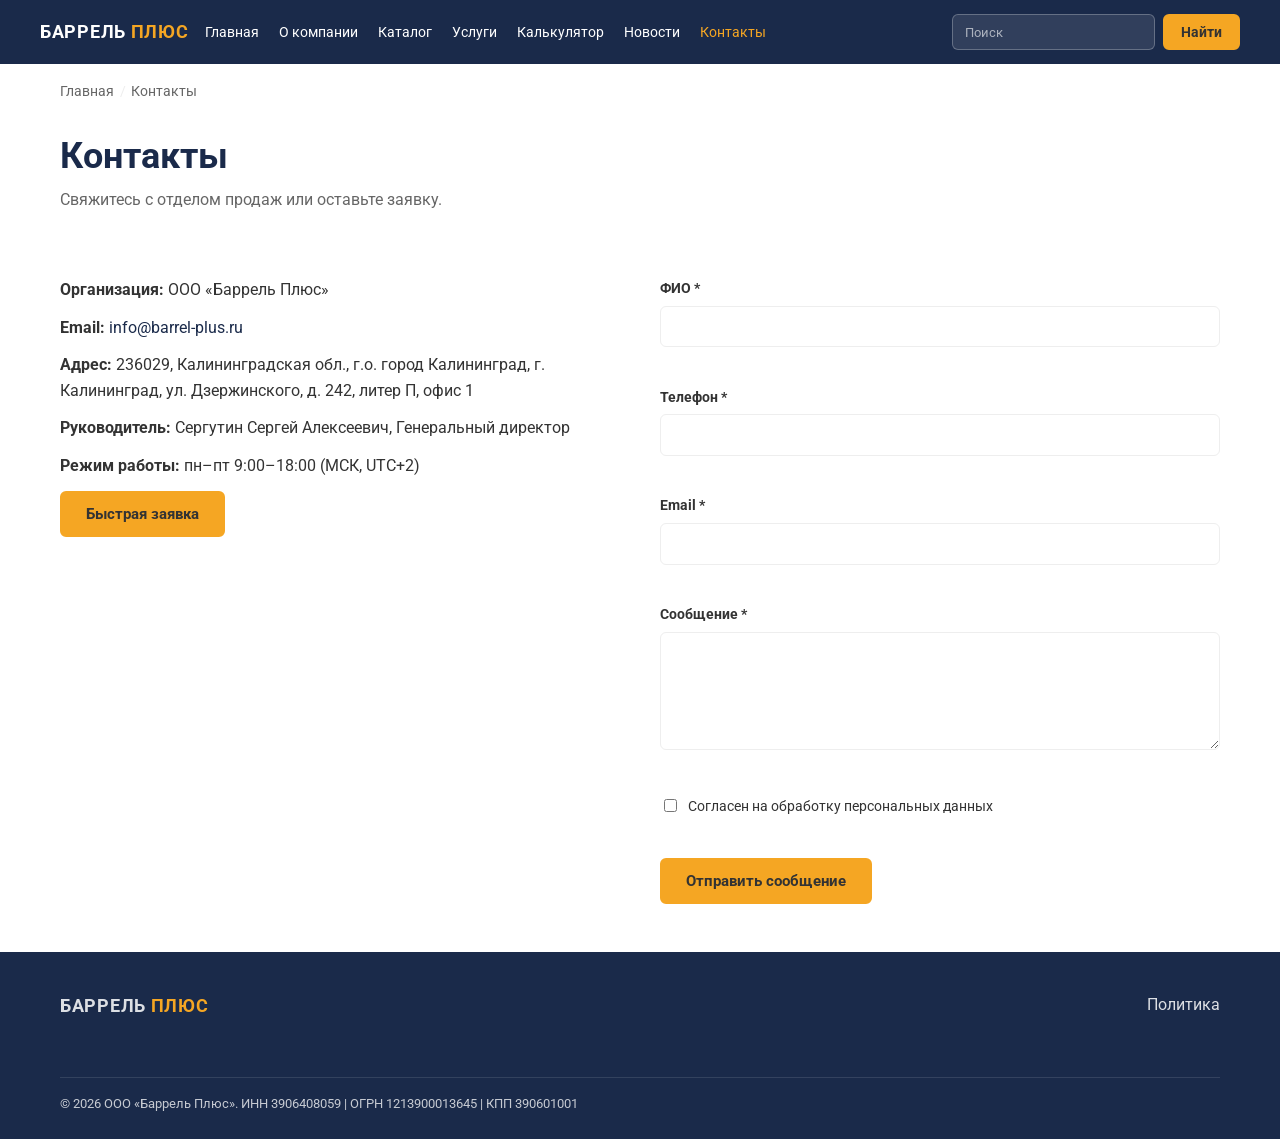
<file: barrel-plus-site/contacts.html>
<!DOCTYPE html>
<html lang="ru">
<head>
  <meta charset="UTF-8">
  <meta name="viewport" content="width=device-width, initial-scale=1.0">
  <title>Контакты — Баррель Плюс</title>
  <link href="https://fonts.googleapis.com/css2?family=Roboto:wght@400;700&display=swap" rel="stylesheet">
  <link rel="stylesheet" href="css/style.css">
</head>
<body data-page="contacts">
  <header class="site-header">
    <div class="container header-inner">
      <a href="index.html" class="logo">БАРРЕЛЬ <span>ПЛЮС</span></a>
      <button type="button" class="nav-toggle" aria-label="Меню" aria-expanded="false"><span></span><span></span><span></span></button>
      <nav class="main-nav" aria-label="Навигация">
        <ul>
          <li><a href="index.html">Главная</a></li>
          <li><a href="about.html">О компании</a></li>
          <li><a href="catalog.html">Каталог</a></li>
          <li><a href="services.html">Услуги</a></li>
          <li><a href="calculator.html">Калькулятор</a></li>
          <li><a href="news.html">Новости</a></li>
          <li><a href="contacts.html">Контакты</a></li>
        </ul>
      </nav>
      <form class="header-search" data-search-form action="search.html" role="search">
        <input type="search" name="q" placeholder="Поиск" aria-label="Поиск">
        <button type="submit" class="btn btn-primary btn-sm">Найти</button>
      </form>
    </div>
  </header>
  <main>
    <div class="container">
      <nav class="breadcrumbs" data-breadcrumbs aria-label="Хлебные крошки"></nav>
      <header class="page-header">
        <h1 class="page-title">Контакты</h1>
        <p class="page-lead">Свяжитесь с отделом продаж или оставьте заявку.</p>
      </header>
      <div class="contacts-grid section">
        <div class="contacts-info">
          <p><strong>Организация:</strong> <span data-company-short>ООО «Баррель Плюс»</span></p>
          <p><strong>Email:</strong> <span data-company-email></span></p>
          <p><strong>Адрес:</strong> <span data-company-address></span></p>
          <p><strong>Руководитель:</strong> <span data-company-director-full></span></p>
          <p><strong>Режим работы:</strong> <span data-company-workhours></span></p>
          <button type="button" class="btn btn-primary" data-open-modal data-modal-title="Обратный звонок">Быстрая заявка</button>
        </div>
        <form id="contacts-form" class="contacts-form" data-feedback-form>
          <div class="form-group">
            <label for="contact-name">ФИО *</label>
            <input type="text" id="contact-name" name="name" required autocomplete="name">
            <span class="field-error"></span>
          </div>
          <div class="form-group">
            <label for="contact-phone">Телефон *</label>
            <input type="tel" id="contact-phone" name="phone" required autocomplete="tel">
            <span class="field-error"></span>
          </div>
          <div class="form-group">
            <label for="contact-email">Email *</label>
            <input type="email" id="contact-email" name="email" required autocomplete="email">
            <span class="field-error"></span>
          </div>
          <div class="form-group">
            <label for="contact-message">Сообщение *</label>
            <textarea id="contact-message" name="message" rows="5" required></textarea>
            <span class="field-error"></span>
          </div>
          <div class="form-group checkbox-group">
            <label>
              <input type="checkbox" name="consent" required>
              Согласен на обработку персональных данных
            </label>
            <span class="field-error"></span>
          </div>
          <button type="submit" class="btn btn-primary">Отправить сообщение</button>
        </form>
      </div>
    </div>
  </main>
  <footer class="site-footer">
    <div class="container footer-inner">
      <div class="footer-brand"><a href="index.html" class="logo">БАРРЕЛЬ <span>ПЛЮС</span></a></div>
      <nav class="footer-nav"><a href="privacy.html">Политика</a></nav>
      <p class="footer-copy" data-company-legal-footer></p>
    </div>
  </footer>
  <div id="request-modal" class="modal" hidden role="dialog" aria-labelledby="modal-title">
    <div class="modal-overlay" data-modal-close></div>
    <div class="modal-dialog">
      <button type="button" class="modal-close" data-modal-close aria-label="Закрыть">×</button>
      <h2 id="modal-title">Оставить заявку</h2>
      <form data-feedback-form>
        <div class="form-group"><label for="modal-name">ФИО *</label><input type="text" id="modal-name" name="name" required><span class="field-error"></span></div>
        <div class="form-group"><label for="modal-phone">Телефон *</label><input type="tel" id="modal-phone" name="phone" required><span class="field-error"></span></div>
        <div class="form-group"><label for="modal-email">Email *</label><input type="email" id="modal-email" name="email" required><span class="field-error"></span></div>
        <div class="form-group checkbox-group"><label><input type="checkbox" name="consent" required> Согласен на обработку ПД</label><span class="field-error"></span></div>
        <button type="submit" class="btn btn-primary">Отправить</button>
      </form>
    </div>
  </div>
  <script src="js/main.js"></script>
</body>
</html>
</file>
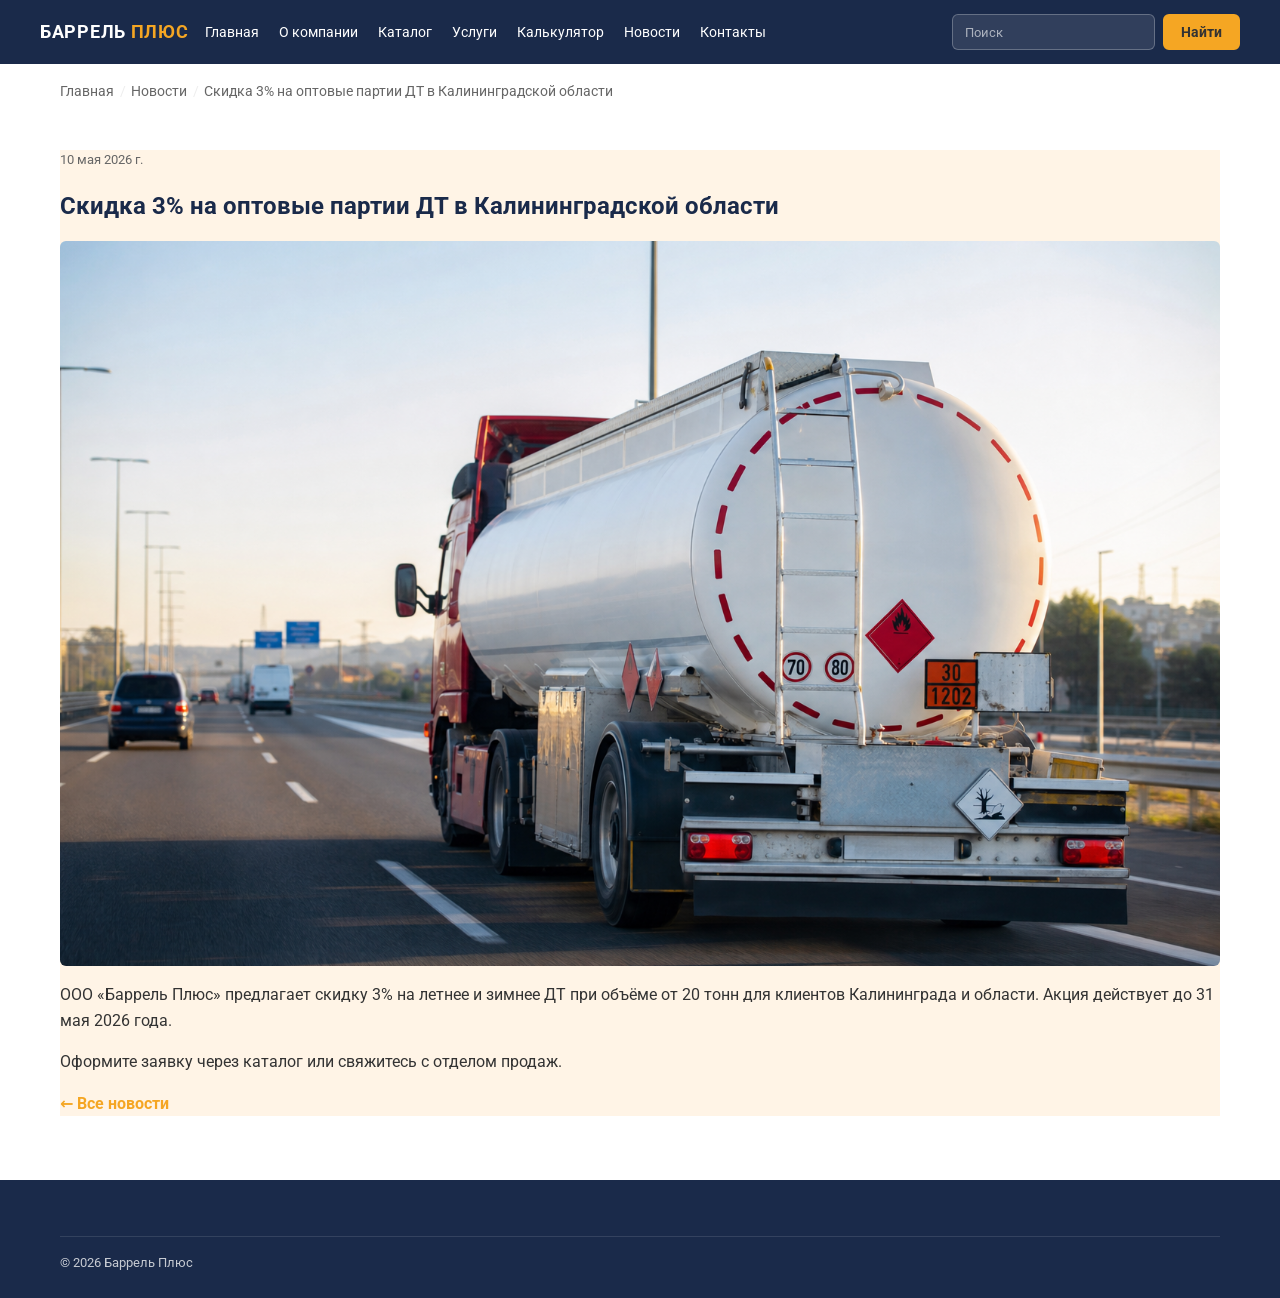
<file: barrel-plus-site/news-single.html>
<!DOCTYPE html>
<html lang="ru">
<head>
  <meta charset="UTF-8">
  <meta name="viewport" content="width=device-width, initial-scale=1.0">
  <title>Новость — Баррель Плюс</title>
  <link href="https://fonts.googleapis.com/css2?family=Roboto:wght@400;700&display=swap" rel="stylesheet">
  <link rel="stylesheet" href="css/style.css">
</head>
<body data-page="news-single">
  <header class="site-header">
    <div class="container header-inner">
      <a href="index.html" class="logo">БАРРЕЛЬ <span>ПЛЮС</span></a>
      <button type="button" class="nav-toggle" aria-label="Меню" aria-expanded="false"><span></span><span></span><span></span></button>
      <nav class="main-nav" aria-label="Навигация">
        <ul>
          <li><a href="index.html">Главная</a></li>
          <li><a href="about.html">О компании</a></li>
          <li><a href="catalog.html">Каталог</a></li>
          <li><a href="services.html">Услуги</a></li>
          <li><a href="calculator.html">Калькулятор</a></li>
          <li><a href="news.html">Новости</a></li>
          <li><a href="contacts.html">Контакты</a></li>
        </ul>
      </nav>
      <form class="header-search" data-search-form action="search.html" role="search">
        <input type="search" name="q" placeholder="Поиск" aria-label="Поиск">
        <button type="submit" class="btn btn-primary btn-sm">Найти</button>
      </form>
    </div>
  </header>
  <main>
    <div class="container">
      <nav class="breadcrumbs" data-breadcrumbs aria-label="Хлебные крошки"></nav>
      <div id="news-article" class="section"></div>
    </div>
  </main>
  <footer class="site-footer">
    <div class="container footer-inner">
      <p class="footer-copy">© 2026 Баррель Плюс</p>
    </div>
  </footer>
  <script src="js/main.js"></script>
</body>
</html>
</file>
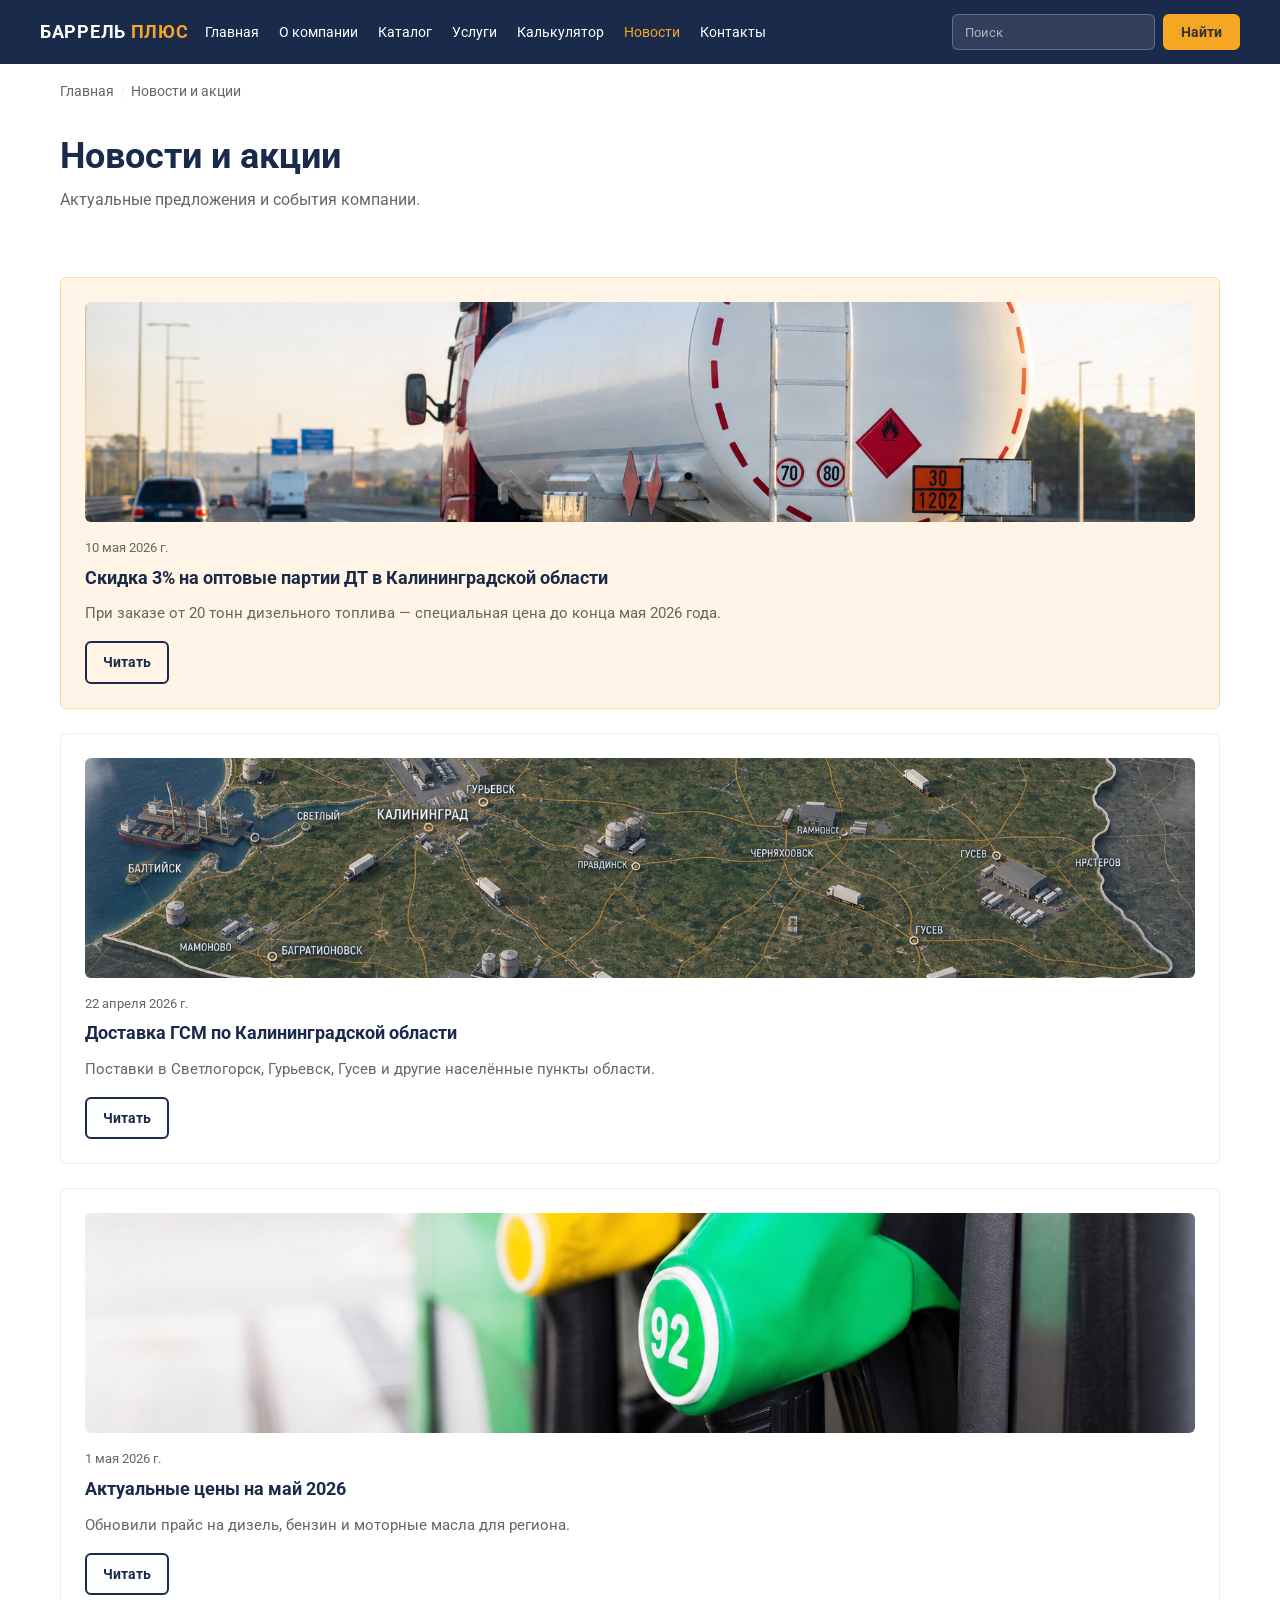
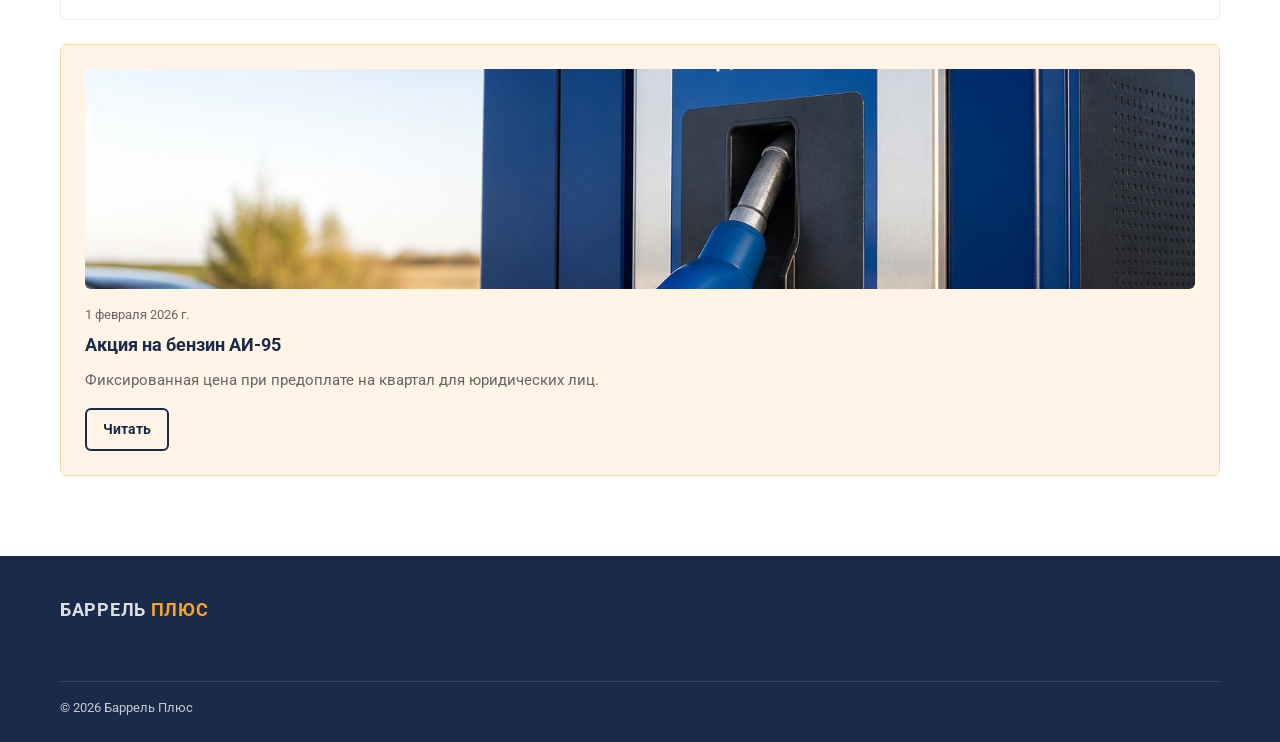
<file: barrel-plus-site/news.html>
<!DOCTYPE html>
<html lang="ru">
<head>
  <meta charset="UTF-8">
  <meta name="viewport" content="width=device-width, initial-scale=1.0">
  <title>Новости и акции — Баррель Плюс</title>
  <link href="https://fonts.googleapis.com/css2?family=Roboto:wght@400;700&display=swap" rel="stylesheet">
  <link rel="stylesheet" href="css/style.css">
</head>
<body data-page="news">
  <header class="site-header">
    <div class="container header-inner">
      <a href="index.html" class="logo">БАРРЕЛЬ <span>ПЛЮС</span></a>
      <button type="button" class="nav-toggle" aria-label="Меню" aria-expanded="false"><span></span><span></span><span></span></button>
      <nav class="main-nav" aria-label="Навигация">
        <ul>
          <li><a href="index.html">Главная</a></li>
          <li><a href="about.html">О компании</a></li>
          <li><a href="catalog.html">Каталог</a></li>
          <li><a href="services.html">Услуги</a></li>
          <li><a href="calculator.html">Калькулятор</a></li>
          <li><a href="news.html">Новости</a></li>
          <li><a href="contacts.html">Контакты</a></li>
        </ul>
      </nav>
      <form class="header-search" data-search-form action="search.html" role="search">
        <input type="search" name="q" placeholder="Поиск" aria-label="Поиск">
        <button type="submit" class="btn btn-primary btn-sm">Найти</button>
      </form>
    </div>
  </header>
  <main>
    <div class="container">
      <nav class="breadcrumbs" data-breadcrumbs aria-label="Хлебные крошки"></nav>
      <header class="page-header">
        <h1 class="page-title">Новости и акции</h1>
        <p class="page-lead">Актуальные предложения и события компании.</p>
      </header>
      <div id="news-list" class="news-grid section"></div>
    </div>
  </main>
  <footer class="site-footer">
    <div class="container footer-inner">
      <div class="footer-brand"><a href="index.html" class="logo">БАРРЕЛЬ <span>ПЛЮС</span></a></div>
      <p class="footer-copy">© 2026 Баррель Плюс</p>
    </div>
  </footer>
  <script src="js/main.js"></script>
</body>
</html>
</file>
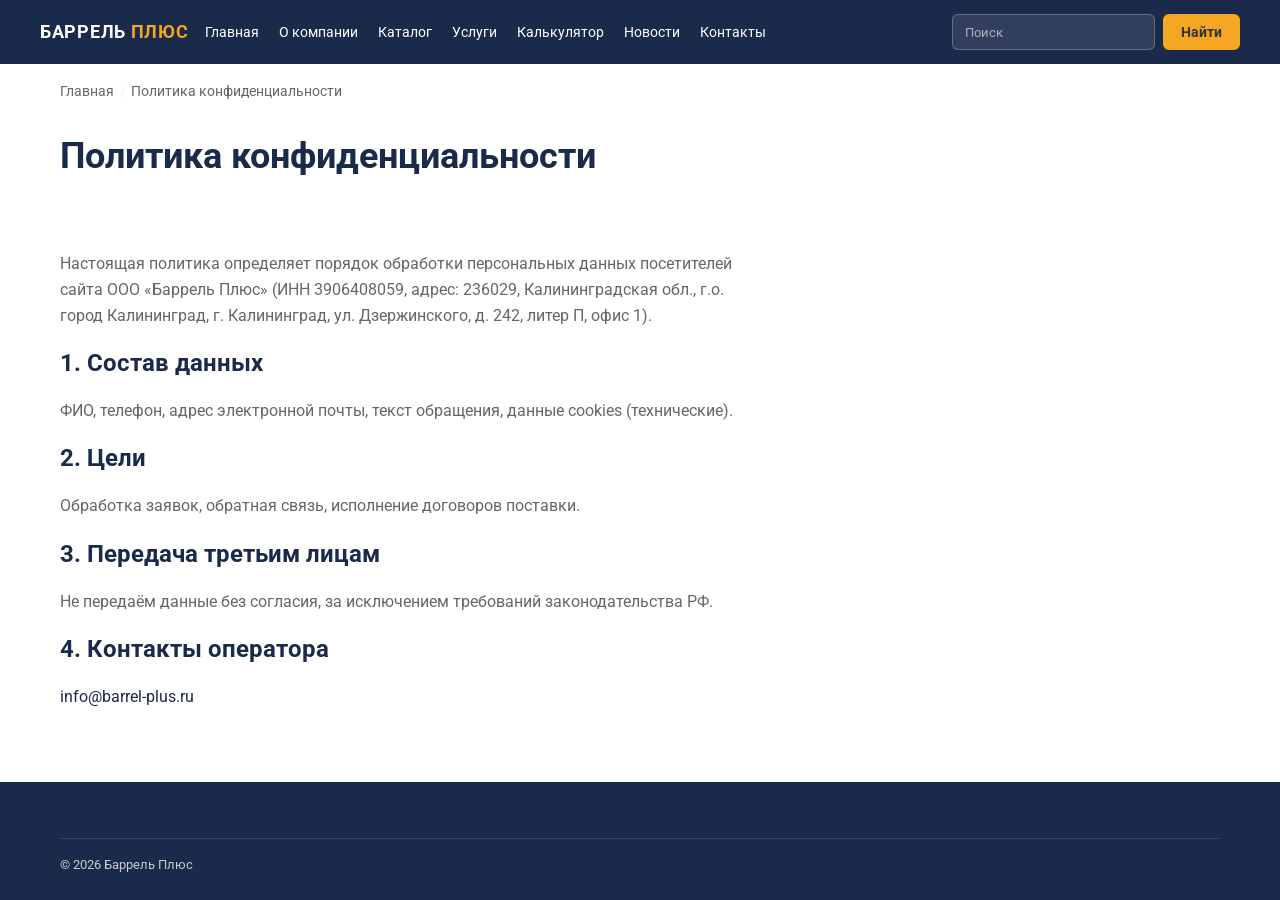
<file: barrel-plus-site/privacy.html>
<!DOCTYPE html>
<html lang="ru">
<head>
  <meta charset="UTF-8">
  <meta name="viewport" content="width=device-width, initial-scale=1.0">
  <title>Политика конфиденциальности — Баррель Плюс</title>
  <link href="https://fonts.googleapis.com/css2?family=Roboto:wght@400;700&display=swap" rel="stylesheet">
  <link rel="stylesheet" href="css/style.css">
</head>
<body data-page="privacy">
  <header class="site-header">
    <div class="container header-inner">
      <a href="index.html" class="logo">БАРРЕЛЬ <span>ПЛЮС</span></a>
      <button type="button" class="nav-toggle" aria-label="Меню" aria-expanded="false"><span></span><span></span><span></span></button>
      <nav class="main-nav" aria-label="Навигация">
        <ul>
          <li><a href="index.html">Главная</a></li>
          <li><a href="about.html">О компании</a></li>
          <li><a href="catalog.html">Каталог</a></li>
          <li><a href="services.html">Услуги</a></li>
          <li><a href="calculator.html">Калькулятор</a></li>
          <li><a href="news.html">Новости</a></li>
          <li><a href="contacts.html">Контакты</a></li>
        </ul>
      </nav>
      <form class="header-search" data-search-form action="search.html" role="search">
        <input type="search" name="q" placeholder="Поиск" aria-label="Поиск">
        <button type="submit" class="btn btn-primary btn-sm">Найти</button>
      </form>
    </div>
  </header>
  <main>
    <div class="container">
      <nav class="breadcrumbs" data-breadcrumbs aria-label="Хлебные крошки"></nav>
      <header class="page-header">
        <h1 class="page-title">Политика конфиденциальности</h1>
      </header>
      <article class="content-block section">
        <p>Настоящая политика определяет порядок обработки персональных данных посетителей сайта <span data-company-short>ООО «Баррель Плюс»</span> (ИНН <span data-company-inn></span>, адрес: <span data-company-address></span>).</p>
        <h2>1. Состав данных</h2>
        <p>ФИО, телефон, адрес электронной почты, текст обращения, данные cookies (технические).</p>
        <h2>2. Цели</h2>
        <p>Обработка заявок, обратная связь, исполнение договоров поставки.</p>
        <h2>3. Передача третьим лицам</h2>
        <p>Не передаём данные без согласия, за исключением требований законодательства РФ.</p>
        <h2>4. Контакты оператора</h2>
        <p data-company-email></p>
      </article>
    </div>
  </main>
  <footer class="site-footer">
    <div class="container footer-inner">
      <p class="footer-copy">© 2026 Баррель Плюс</p>
    </div>
  </footer>
  <script src="js/main.js"></script>
</body>
</html>
</file>
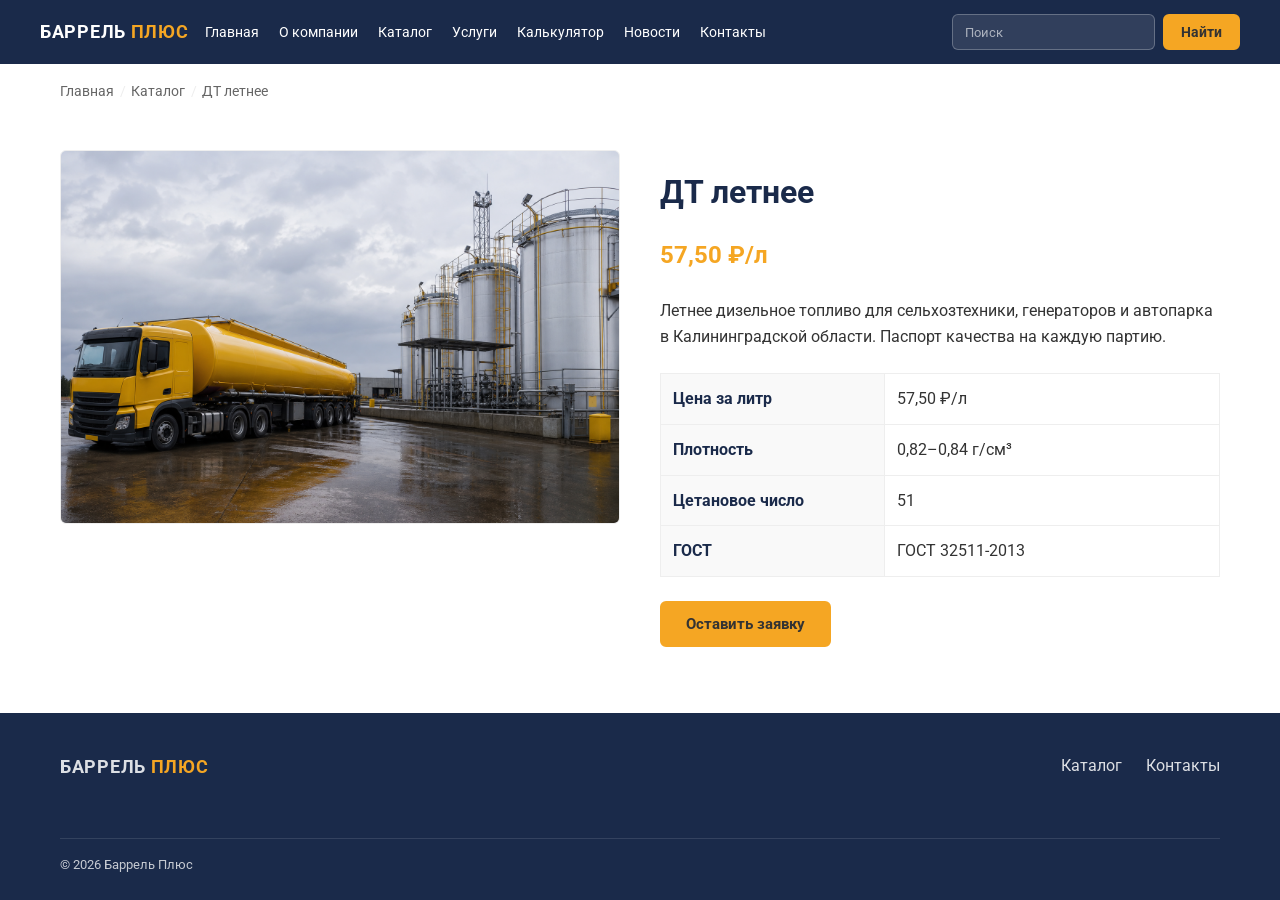
<file: barrel-plus-site/product.html>
<!DOCTYPE html>
<html lang="ru">
<head>
  <meta charset="UTF-8">
  <meta name="viewport" content="width=device-width, initial-scale=1.0">
  <title>Товар — Баррель Плюс</title>
  <link href="https://fonts.googleapis.com/css2?family=Roboto:wght@400;700&display=swap" rel="stylesheet">
  <link rel="stylesheet" href="css/style.css">
</head>
<body data-page="product">
  <header class="site-header">
    <div class="container header-inner">
      <a href="index.html" class="logo">БАРРЕЛЬ <span>ПЛЮС</span></a>
      <button type="button" class="nav-toggle" aria-label="Открыть меню" aria-expanded="false"><span></span><span></span><span></span></button>
      <nav class="main-nav" aria-label="Основная навигация">
        <ul>
          <li><a href="index.html">Главная</a></li>
          <li><a href="about.html">О компании</a></li>
          <li><a href="catalog.html">Каталог</a></li>
          <li><a href="services.html">Услуги</a></li>
          <li><a href="calculator.html">Калькулятор</a></li>
          <li><a href="news.html">Новости</a></li>
          <li><a href="contacts.html">Контакты</a></li>
        </ul>
      </nav>
      <form class="header-search" data-search-form action="search.html" role="search">
        <input type="search" name="q" placeholder="Поиск" aria-label="Поиск">
        <button type="submit" class="btn btn-primary btn-sm">Найти</button>
      </form>
    </div>
  </header>
  <main>
    <div class="container">
      <nav class="breadcrumbs" data-breadcrumbs aria-label="Хлебные крошки"></nav>
      <div id="product-detail" class="section"></div>
    </div>
  </main>
  <footer class="site-footer">
    <div class="container footer-inner">
      <div class="footer-brand"><a href="index.html" class="logo">БАРРЕЛЬ <span>ПЛЮС</span></a></div>
      <nav class="footer-nav"><a href="catalog.html">Каталог</a><a href="contacts.html">Контакты</a></nav>
      <p class="footer-copy">© 2026 Баррель Плюс</p>
    </div>
  </footer>
  <div id="request-modal" class="modal" hidden role="dialog" aria-labelledby="modal-title">
    <div class="modal-overlay" data-modal-close></div>
    <div class="modal-dialog">
      <button type="button" class="modal-close" data-modal-close aria-label="Закрыть">×</button>
      <h2 id="modal-title">Оставить заявку</h2>
      <form data-feedback-form>
        <div class="form-group"><label for="modal-name">ФИО *</label><input type="text" id="modal-name" name="name" required><span class="field-error"></span></div>
        <div class="form-group"><label for="modal-phone">Телефон *</label><input type="tel" id="modal-phone" name="phone" required><span class="field-error"></span></div>
        <div class="form-group"><label for="modal-email">Email *</label><input type="email" id="modal-email" name="email" required><span class="field-error"></span></div>
        <div class="form-group checkbox-group"><label><input type="checkbox" name="consent" required> Согласен на обработку ПД</label><span class="field-error"></span></div>
        <button type="submit" class="btn btn-primary">Отправить</button>
      </form>
    </div>
  </div>
  <script src="js/main.js"></script>
</body>
</html>
</file>
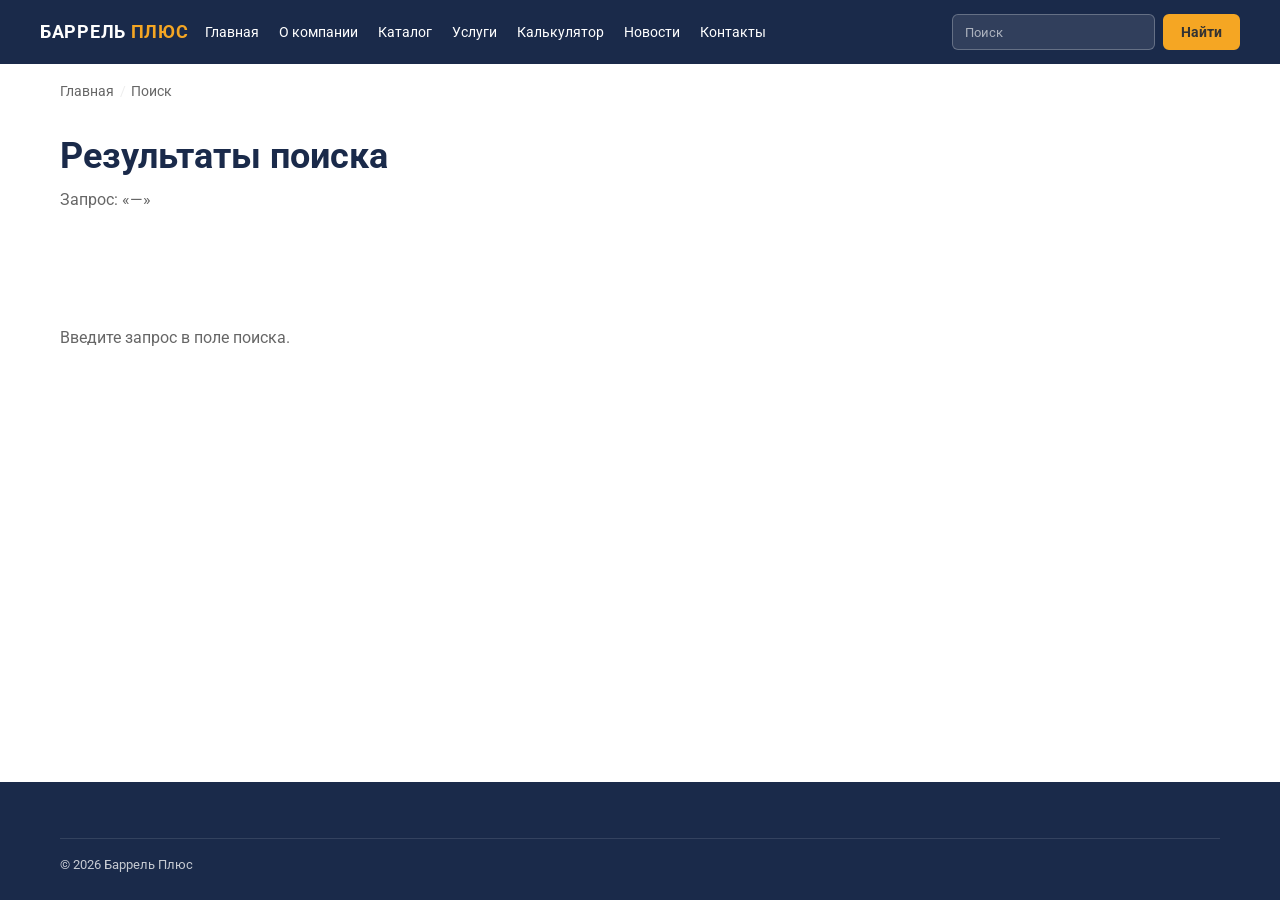
<file: barrel-plus-site/search.html>
<!DOCTYPE html>
<html lang="ru">
<head>
  <meta charset="UTF-8">
  <meta name="viewport" content="width=device-width, initial-scale=1.0">
  <title>Поиск — Баррель Плюс</title>
  <link href="https://fonts.googleapis.com/css2?family=Roboto:wght@400;700&display=swap" rel="stylesheet">
  <link rel="stylesheet" href="css/style.css">
</head>
<body data-page="search">
  <header class="site-header">
    <div class="container header-inner">
      <a href="index.html" class="logo">БАРРЕЛЬ <span>ПЛЮС</span></a>
      <button type="button" class="nav-toggle" aria-label="Меню" aria-expanded="false"><span></span><span></span><span></span></button>
      <nav class="main-nav" aria-label="Навигация">
        <ul>
          <li><a href="index.html">Главная</a></li>
          <li><a href="about.html">О компании</a></li>
          <li><a href="catalog.html">Каталог</a></li>
          <li><a href="services.html">Услуги</a></li>
          <li><a href="calculator.html">Калькулятор</a></li>
          <li><a href="news.html">Новости</a></li>
          <li><a href="contacts.html">Контакты</a></li>
        </ul>
      </nav>
      <form class="header-search" data-search-form action="search.html" role="search">
        <input type="search" name="q" placeholder="Поиск" aria-label="Поиск" id="search-page-input">
        <button type="submit" class="btn btn-primary btn-sm">Найти</button>
      </form>
    </div>
  </header>
  <main>
    <div class="container">
      <nav class="breadcrumbs" data-breadcrumbs aria-label="Хлебные крошки"></nav>
      <header class="page-header">
        <h1 class="page-title">Результаты поиска</h1>
        <p class="page-lead">Запрос: «<span data-search-query></span>»</p>
      </header>
      <div id="search-results" class="section"></div>
    </div>
  </main>
  <footer class="site-footer">
    <div class="container footer-inner">
      <p class="footer-copy">© 2026 Баррель Плюс</p>
    </div>
  </footer>
  <script src="js/main.js"></script>
</body>
</html>
</file>
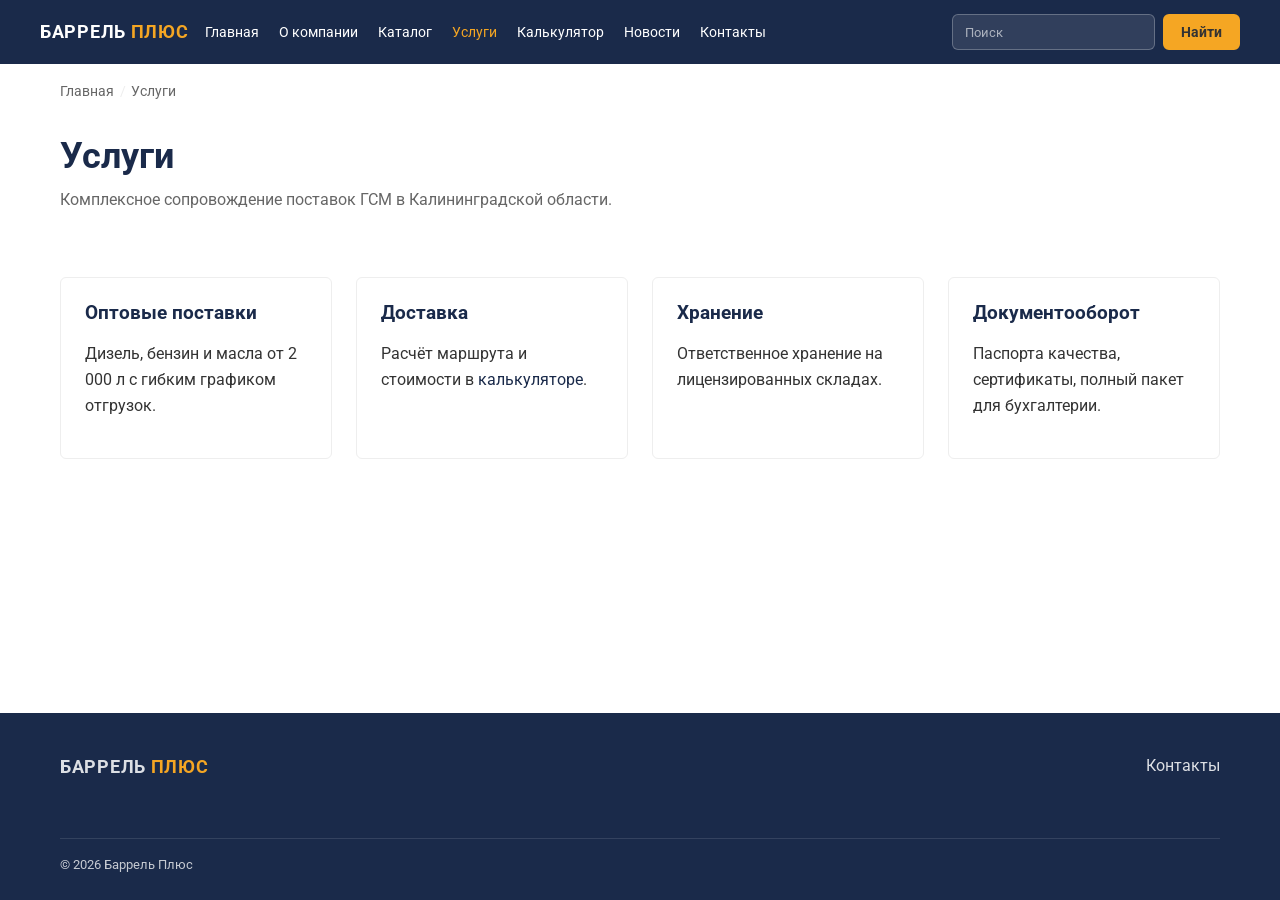
<file: barrel-plus-site/services.html>
<!DOCTYPE html>
<html lang="ru">
<head>
  <meta charset="UTF-8">
  <meta name="viewport" content="width=device-width, initial-scale=1.0">
  <title>Услуги — Баррель Плюс</title>
  <link href="https://fonts.googleapis.com/css2?family=Roboto:wght@400;700&display=swap" rel="stylesheet">
  <link rel="stylesheet" href="css/style.css">
</head>
<body data-page="services">
  <header class="site-header">
    <div class="container header-inner">
      <a href="index.html" class="logo">БАРРЕЛЬ <span>ПЛЮС</span></a>
      <button type="button" class="nav-toggle" aria-label="Меню" aria-expanded="false"><span></span><span></span><span></span></button>
      <nav class="main-nav" aria-label="Навигация">
        <ul>
          <li><a href="index.html">Главная</a></li>
          <li><a href="about.html">О компании</a></li>
          <li><a href="catalog.html">Каталог</a></li>
          <li><a href="services.html">Услуги</a></li>
          <li><a href="calculator.html">Калькулятор</a></li>
          <li><a href="news.html">Новости</a></li>
          <li><a href="contacts.html">Контакты</a></li>
        </ul>
      </nav>
      <form class="header-search" data-search-form action="search.html" role="search">
        <input type="search" name="q" placeholder="Поиск" aria-label="Поиск">
        <button type="submit" class="btn btn-primary btn-sm">Найти</button>
      </form>
    </div>
  </header>
  <main>
    <div class="container">
      <nav class="breadcrumbs" data-breadcrumbs aria-label="Хлебные крошки"></nav>
      <header class="page-header">
        <h1 class="page-title">Услуги</h1>
        <p class="page-lead">Комплексное сопровождение поставок ГСМ в Калининградской области.</p>
      </header>
      <div class="services-grid section">
        <article class="service-card">
          <h3>Оптовые поставки</h3>
          <p>Дизель, бензин и масла от 2 000 л с гибким графиком отгрузок.</p>
        </article>
        <article class="service-card">
          <h3>Доставка</h3>
          <p>Расчёт маршрута и стоимости в <a href="calculator.html">калькуляторе</a>.</p>
        </article>
        <article class="service-card">
          <h3>Хранение</h3>
          <p>Ответственное хранение на лицензированных складах.</p>
        </article>
        <article class="service-card">
          <h3>Документооборот</h3>
          <p>Паспорта качества, сертификаты, полный пакет для бухгалтерии.</p>
        </article>
      </div>
    </div>
  </main>
  <footer class="site-footer">
    <div class="container footer-inner">
      <div class="footer-brand"><a href="index.html" class="logo">БАРРЕЛЬ <span>ПЛЮС</span></a></div>
      <nav class="footer-nav"><a href="contacts.html">Контакты</a></nav>
      <p class="footer-copy">© 2026 Баррель Плюс</p>
    </div>
  </footer>
  <script src="js/main.js"></script>
</body>
</html>
</file>
<file: barrel-plus-site/css/style.css>
/**
 * Баррель Плюс — корпоративный сайт
 * Цвета и типографика по ТЗ
 */

:root {
  --bg: #ffffff;
  --header-footer: #1a2a4a;
  --text: #333333;
  --text-muted: #666666;
  --accent: #f5a623;
  --accent-hover: #e09510;
  --promo-bg: #fff4e6;
  --border: #eeeeee;
  --container: 1200px;
  --radius: 6px;
  --shadow: 0 4px 20px rgba(26, 42, 74, 0.08);
  --font: "Roboto", system-ui, sans-serif;
}

*,
*::before,
*::after {
  box-sizing: border-box;
}

html {
  scroll-behavior: smooth;
}

body {
  margin: 0;
  font-family: var(--font);
  font-size: 16px;
  line-height: 1.6;
  color: var(--text);
  background: var(--bg);
  min-height: 100vh;
  display: flex;
  flex-direction: column;
}

body.nav-open,
body.modal-open {
  overflow: hidden;
}

img {
  max-width: 100%;
  height: auto;
  display: block;
}

a {
  color: var(--header-footer);
  text-decoration: none;
  transition: color 0.2s, opacity 0.2s;
}

a:hover {
  color: var(--accent);
}

h1, h2, h3, h4 {
  font-weight: 700;
  line-height: 1.25;
  color: var(--header-footer);
}

.container {
  width: 100%;
  max-width: var(--container);
  margin: 0 auto;
  padding: 0 1.25rem;
}

/* ========== Кнопки ========== */

.btn {
  display: inline-flex;
  align-items: center;
  justify-content: center;
  gap: 0.5rem;
  padding: 0.75rem 1.5rem;
  font-family: var(--font);
  font-size: 0.9375rem;
  font-weight: 700;
  border-radius: var(--radius);
  border: 2px solid transparent;
  cursor: pointer;
  transition: background 0.2s, color 0.2s, border-color 0.2s, transform 0.15s;
}

.btn:hover {
  transform: translateY(-1px);
}

.btn-primary {
  background: var(--accent);
  color: var(--text);
  border-color: var(--accent);
}

.btn-primary:hover {
  background: var(--accent-hover);
  border-color: var(--accent-hover);
  color: var(--text);
}

.btn-outline {
  background: transparent;
  color: var(--header-footer);
  border-color: var(--header-footer);
}

.btn-outline:hover {
  background: var(--header-footer);
  color: var(--bg);
}

.btn-sm {
  padding: 0.5rem 1rem;
  font-size: 0.875rem;
}

/* ========== Шапка ========== */

.site-header {
  background: var(--header-footer);
  color: var(--bg);
  position: sticky;
  top: 0;
  z-index: 200;
}

.site-header a {
  color: var(--bg);
}

.site-header a:hover,
.site-header a.is-active {
  color: var(--accent);
}

.header-inner {
  display: flex;
  align-items: center;
  flex-wrap: wrap;
  gap: 1rem;
  padding: 0.875rem 0;
}

.logo {
  font-weight: 700;
  font-size: 1.125rem;
  letter-spacing: 0.04em;
  white-space: nowrap;
}

.logo span {
  color: var(--accent);
}

.main-nav ul {
  list-style: none;
  margin: 0;
  padding: 0;
  display: flex;
  flex-wrap: wrap;
  gap: 0.25rem 1.25rem;
}

.main-nav a {
  font-size: 0.9rem;
}

.header-search {
  display: flex;
  gap: 0.5rem;
  margin-left: auto;
}

.header-search input {
  padding: 0.5rem 0.75rem;
  border: 1px solid rgba(255, 255, 255, 0.25);
  border-radius: var(--radius);
  background: rgba(255, 255, 255, 0.1);
  color: var(--bg);
  font-family: var(--font);
  min-width: 160px;
}

.header-search input::placeholder {
  color: rgba(255, 255, 255, 0.6);
}

.header-search .btn-primary {
  flex-shrink: 0;
}

.nav-toggle {
  display: none;
  flex-direction: column;
  justify-content: center;
  gap: 5px;
  width: 44px;
  height: 44px;
  padding: 0;
  background: transparent;
  border: 1px solid rgba(255, 255, 255, 0.35);
  border-radius: var(--radius);
  cursor: pointer;
}

.nav-toggle span {
  display: block;
  height: 2px;
  width: 22px;
  margin: 0 auto;
  background: var(--bg);
  transition: transform 0.2s;
}

/* ========== Хлебные крошки ========== */

.breadcrumbs {
  padding: 1rem 0 0;
}

.breadcrumbs-list {
  list-style: none;
  margin: 0;
  padding: 0;
  display: flex;
  flex-wrap: wrap;
  gap: 0.35rem;
  font-size: 0.875rem;
  color: var(--text-muted);
}

.breadcrumbs-list li:not(:last-child)::after {
  content: "/";
  margin-left: 0.35rem;
  color: var(--border);
}

.breadcrumbs-list a {
  color: var(--text-muted);
}

.breadcrumbs-list a:hover {
  color: var(--accent);
}

/* ========== Main ========== */

main {
  flex: 1;
}

.page-header {
  padding: 2rem 0 1rem;
}

.page-title {
  margin: 0 0 0.5rem;
  font-size: clamp(1.75rem, 4vw, 2.25rem);
}

.page-lead {
  margin: 0;
  color: var(--text-muted);
  max-width: 65ch;
}

.section {
  padding: 3rem 0;
}

.section--alt {
  background: var(--promo-bg);
}

.section-title {
  margin: 0 0 1.5rem;
  text-align: center;
  font-size: 1.75rem;
}

.text-center {
  text-align: center;
}

/* ========== Hero ========== */

.hero {
  background: linear-gradient(135deg, var(--header-footer) 0%, #2a3f6a 100%);
  color: var(--bg);
  padding: 4rem 0;
}

.hero h1 {
  color: var(--bg);
  margin: 0 0 1rem;
  font-size: clamp(1.75rem, 5vw, 2.75rem);
  max-width: 18ch;
}

.hero p {
  margin: 0 0 1.75rem;
  font-size: 1.125rem;
  opacity: 0.92;
  max-width: 50ch;
}

.hero .btn-primary {
  margin-right: 0.75rem;
}

.hero .btn-outline {
  border-color: var(--bg);
  color: var(--bg);
}

.hero .btn-outline:hover {
  background: var(--bg);
  color: var(--header-footer);
}

/* ========== Преимущества ========== */

.advantages-grid {
  display: grid;
  grid-template-columns: repeat(auto-fill, minmax(240px, 1fr));
  gap: 1.5rem;
}

.advantage-card {
  padding: 1.5rem;
  border: 1px solid var(--border);
  border-radius: var(--radius);
  text-align: center;
  transition: box-shadow 0.2s, border-color 0.2s;
}

.advantage-card:hover {
  box-shadow: var(--shadow);
  border-color: var(--accent);
}

.advantage-card__icon {
  font-size: 2rem;
  margin-bottom: 0.75rem;
}

.advantage-card h3 {
  margin: 0 0 0.5rem;
  font-size: 1.1rem;
}

.advantage-card p {
  margin: 0;
  color: var(--text-muted);
  font-size: 0.9rem;
}

/* ========== Виджет цен ========== */

.prices-grid {
  display: grid;
  grid-template-columns: repeat(auto-fill, minmax(280px, 1fr));
  gap: 1.5rem;
}

.price-widget-card {
  background: var(--bg);
  border: 1px solid var(--border);
  border-radius: var(--radius);
  padding: 1.5rem;
  text-align: center;
  transition: border-color 0.2s, box-shadow 0.2s;
}

.price-widget-card:hover {
  border-color: var(--accent);
  box-shadow: var(--shadow);
}

.price-widget-card h3 {
  margin: 0 0 0.5rem;
  font-size: 1.125rem;
}

.price-widget-card__price {
  font-size: 1.25rem;
  font-weight: 700;
  color: var(--accent);
  margin: 0 0 1rem;
}

/* ========== Новости ========== */

.news-grid {
  display: grid;
  grid-template-columns: repeat(auto-fill, minmax(300px, 1fr));
  gap: 1.5rem;
  margin-bottom: 2rem;
}

#news-list {
  display: flex;
  flex-direction: column;
  gap: 1.5rem;
}

#news-list .news-card {
  max-width: 100%;
}

.news-card {
  background: var(--bg);
  border: 1px solid var(--border);
  border-radius: var(--radius);
  padding: 1.5rem;
  transition: box-shadow 0.2s;
}

.news-card:hover {
  box-shadow: var(--shadow);
}

.news-card--promo,
.news-article--promo {
  background: var(--promo-bg);
  border-color: #ffd9a8;
}

.news-card time,
.news-article time {
  display: block;
  font-size: 0.8125rem;
  color: var(--text-muted);
  margin-bottom: 0.5rem;
}

.news-card h2,
.news-card h3 {
  margin: 0 0 0.75rem;
  font-size: 1.125rem;
}

.news-card p {
  margin: 0 0 1rem;
  color: var(--text-muted);
  font-size: 0.9375rem;
}

.link-arrow {
  font-weight: 700;
  color: var(--accent);
}

.link-arrow:hover {
  color: var(--accent-hover);
}

/* ========== Каталог ========== */

.catalog-toolbar {
  display: flex;
  flex-wrap: wrap;
  gap: 1rem;
  align-items: center;
  margin-bottom: 1.5rem;
}

.catalog-filters {
  display: flex;
  flex-wrap: wrap;
  gap: 0.5rem;
}

.filter-btn {
  padding: 0.5rem 1rem;
  border: 1px solid var(--border);
  background: var(--bg);
  border-radius: var(--radius);
  font-family: var(--font);
  cursor: pointer;
  transition: all 0.2s;
}

.filter-btn:hover,
.filter-btn.is-active {
  background: var(--header-footer);
  color: var(--bg);
  border-color: var(--header-footer);
}

.catalog-search-wrap {
  flex: 1;
  min-width: 200px;
}

.catalog-search-wrap input {
  width: 100%;
  max-width: 320px;
  padding: 0.6rem 0.75rem;
  border: 1px solid var(--border);
  border-radius: var(--radius);
  font-family: var(--font);
}

.products-grid {
  display: grid;
  grid-template-columns: repeat(auto-fill, minmax(300px, 1fr));
  gap: 1.5rem;
}

.product-card {
  border: 1px solid var(--border);
  border-radius: var(--radius);
  overflow: hidden;
  display: flex;
  flex-direction: column;
  transition: box-shadow 0.2s;
}

.product-card:hover {
  box-shadow: var(--shadow);
}

.product-card__img-wrap {
  position: relative;
  aspect-ratio: 16 / 10;
  background: #f0f2f5;
}

.product-card__img {
  width: 100%;
  height: 100%;
  object-fit: cover;
}

.product-card__badge {
  position: absolute;
  top: 0.75rem;
  left: 0.75rem;
  background: var(--header-footer);
  color: var(--bg);
  font-size: 0.75rem;
  padding: 0.25rem 0.6rem;
  border-radius: var(--radius);
}

.product-card__body {
  padding: 1.25rem;
  flex: 1;
  display: flex;
  flex-direction: column;
}

.product-card__body h3 {
  margin: 0 0 0.5rem;
  font-size: 1.125rem;
}

.product-card__price {
  font-weight: 700;
  color: var(--accent);
  margin: 0 0 0.5rem;
}

.product-card__desc {
  color: var(--text-muted);
  font-size: 0.875rem;
  margin: 0 0 1rem;
  flex: 1;
}

.product-card__actions {
  display: flex;
  flex-wrap: wrap;
  gap: 0.5rem;
}

/* ========== Карточка товара ========== */

.product-detail__grid {
  display: grid;
  grid-template-columns: 1fr 1fr;
  gap: 2.5rem;
  align-items: start;
}

.product-detail__media {
  border: 1px solid var(--border);
  border-radius: var(--radius);
  overflow: hidden;
  background: #f5f5f5;
}

.product-detail__price {
  font-size: 1.5rem;
  font-weight: 700;
  color: var(--accent);
}

.spec-table {
  width: 100%;
  border-collapse: collapse;
  margin: 1.5rem 0;
}

.spec-table th,
.spec-table td {
  padding: 0.75rem;
  border: 1px solid var(--border);
  text-align: left;
}

.spec-table th {
  background: #f9f9f9;
  width: 40%;
  font-weight: 700;
  color: var(--header-footer);
}

/* ========== Калькулятор ========== */

.calculator-layout {
  display: grid;
  grid-template-columns: 1fr 1fr;
  gap: 2rem;
  align-items: start;
}

.calculator-form {
  background: var(--bg);
  border: 1px solid var(--border);
  border-radius: var(--radius);
  padding: 2rem;
}

.calc-results {
  background: var(--promo-bg);
  border: 1px solid #ffe0b8;
  border-radius: var(--radius);
  padding: 2rem;
}

.calc-results dl {
  margin: 0;
}

.calc-results dt {
  color: var(--text-muted);
  font-size: 0.9rem;
}

.calc-results dd {
  margin: 0 0 1rem;
  font-size: 1.25rem;
  font-weight: 700;
  color: var(--header-footer);
}

.calc-results .calc-total dd {
  font-size: 1.5rem;
  color: var(--accent);
}

/* ========== Формы ========== */

.form-group {
  margin-bottom: 1.25rem;
}

.form-group label {
  display: block;
  margin-bottom: 0.35rem;
  font-weight: 700;
  font-size: 0.9rem;
}

.form-group input,
.form-group textarea,
.form-group select {
  width: 100%;
  padding: 0.65rem 0.75rem;
  border: 1px solid var(--border);
  border-radius: var(--radius);
  font-family: var(--font);
  font-size: 1rem;
  color: var(--text);
}

.form-group input:focus,
.form-group textarea:focus,
.form-group select:focus {
  outline: none;
  border-color: var(--accent);
  box-shadow: 0 0 0 3px rgba(245, 166, 35, 0.2);
}

.form-group input.is-invalid {
  border-color: #c0392b;
}

.field-error {
  display: block;
  color: #c0392b;
  font-size: 0.8125rem;
  margin-top: 0.25rem;
  min-height: 1.1em;
}

.checkbox-group label {
  display: flex;
  align-items: flex-start;
  gap: 0.5rem;
  font-weight: 400;
  cursor: pointer;
}

.checkbox-group input {
  width: auto;
  margin-top: 0.25rem;
}

.contacts-grid {
  display: grid;
  grid-template-columns: 1fr 1fr;
  gap: 2.5rem;
}

.contacts-info p {
  margin: 0 0 0.75rem;
}

/* ========== Поиск ========== */

.search-result {
  padding: 1.25rem 0;
  border-bottom: 1px solid var(--border);
}

.search-result__type {
  font-size: 0.75rem;
  text-transform: uppercase;
  letter-spacing: 0.05em;
  color: var(--accent);
  font-weight: 700;
}

.search-result h3 {
  margin: 0.35rem 0;
}

/* ========== Услуги / О компании ========== */

.content-block {
  max-width: 75ch;
}

.content-block p {
  margin: 0 0 1rem;
  color: var(--text-muted);
}

.services-grid {
  display: grid;
  grid-template-columns: repeat(auto-fill, minmax(260px, 1fr));
  gap: 1.5rem;
}

.service-card {
  padding: 1.5rem;
  border: 1px solid var(--border);
  border-radius: var(--radius);
  transition: box-shadow 0.2s;
}

.service-card:hover {
  box-shadow: var(--shadow);
}

.service-card h3 {
  margin: 0 0 0.5rem;
}

/* ========== 404 ========== */

.error-page {
  text-align: center;
  padding: 4rem 0;
}

.error-page__code {
  font-size: 5rem;
  font-weight: 700;
  color: var(--accent);
  margin: 0;
  line-height: 1;
}

/* ========== Модальное окно ========== */

.modal {
  position: fixed;
  inset: 0;
  z-index: 500;
  display: flex;
  align-items: center;
  justify-content: center;
  padding: 1rem;
}

.modal[hidden] {
  display: none;
}

.modal-overlay {
  position: absolute;
  inset: 0;
  background: rgba(26, 42, 74, 0.65);
}

.modal-dialog {
  position: relative;
  background: var(--bg);
  border-radius: var(--radius);
  max-width: 480px;
  width: 100%;
  max-height: 90vh;
  overflow-y: auto;
  padding: 2rem;
  box-shadow: 0 20px 60px rgba(0, 0, 0, 0.25);
}

.modal-close {
  position: absolute;
  top: 0.75rem;
  right: 0.75rem;
  width: 36px;
  height: 36px;
  border: none;
  background: var(--border);
  border-radius: 50%;
  font-size: 1.25rem;
  cursor: pointer;
  line-height: 1;
}

.modal-close:hover {
  background: var(--accent);
}

.modal h2 {
  margin: 0 0 1.25rem;
  font-size: 1.35rem;
}

/* ========== Toast ========== */

.toast {
  position: fixed;
  bottom: 1.5rem;
  right: 1.5rem;
  left: 1.5rem;
  max-width: 400px;
  margin-left: auto;
  padding: 1rem 1.25rem;
  background: var(--header-footer);
  color: var(--bg);
  border-radius: var(--radius);
  box-shadow: var(--shadow);
  z-index: 600;
  opacity: 0;
  transform: translateY(1rem);
  transition: opacity 0.3s, transform 0.3s;
  pointer-events: none;
}

.toast.is-visible {
  opacity: 1;
  transform: translateY(0);
}

.empty-msg {
  color: var(--text-muted);
  padding: 2rem 0;
}

.about-layout {
  display: grid;
  grid-template-columns: 1fr 1fr;
  gap: 2rem;
  align-items: start;
}

.about-photo {
  border-radius: var(--radius);
  border: 1px solid var(--border);
  object-fit: cover;
  width: 100%;
}

.okved-list {
  margin: 0 0 1rem;
  padding-left: 1.25rem;
  color: var(--text-muted);
}

.okved-list li {
  margin-bottom: 0.5rem;
}

.text-muted {
  color: var(--text-muted);
  font-size: 0.9rem;
}

.news-card__img,
.news-article__img {
  width: 100%;
  border-radius: var(--radius);
  margin-bottom: 1rem;
  object-fit: cover;
  aspect-ratio: 16 / 10;
}

#news-list .news-card__img {
  max-height: 220px;
}

@media (max-width: 768px) {
  .about-layout {
    grid-template-columns: 1fr;
  }
}

.visually-hidden {
  position: absolute;
  width: 1px;
  height: 1px;
  padding: 0;
  margin: -1px;
  overflow: hidden;
  clip: rect(0, 0, 0, 0);
  white-space: nowrap;
  border: 0;
}

/* ========== Подвал ========== */

.site-footer {
  background: var(--header-footer);
  color: var(--bg);
  padding: 2.5rem 0 1.5rem;
  margin-top: auto;
}

.site-footer a {
  color: rgba(255, 255, 255, 0.85);
}

.site-footer a:hover {
  color: var(--accent);
}

.footer-inner {
  display: grid;
  grid-template-columns: 1fr auto;
  gap: 2rem;
  align-items: start;
}

.footer-brand .logo {
  display: inline-block;
  margin-bottom: 0.5rem;
}

.footer-brand p {
  margin: 0;
  font-size: 0.875rem;
  opacity: 0.8;
}

.footer-nav {
  display: flex;
  flex-wrap: wrap;
  gap: 0.75rem 1.5rem;
}

.footer-copy {
  grid-column: 1 / -1;
  margin: 1rem 0 0;
  padding-top: 1rem;
  border-top: 1px solid rgba(255, 255, 255, 0.15);
  font-size: 0.8125rem;
  opacity: 0.75;
}

/* ========== Адаптив ========== */

@media (max-width: 992px) {
  .product-detail__grid,
  .calculator-layout,
  .contacts-grid {
    grid-template-columns: 1fr;
  }
}

@media (max-width: 768px) {
  .nav-toggle {
    display: flex;
    margin-left: auto;
  }

  .header-search {
    order: 3;
    width: 100%;
    margin-left: 0;
  }

  .header-search input {
    flex: 1;
    min-width: 0;
  }

  .main-nav {
    display: none;
    position: absolute;
    top: 100%;
    left: 0;
    right: 0;
    background: var(--header-footer);
    padding: 1rem 1.25rem 1.5rem;
    border-top: 1px solid rgba(255, 255, 255, 0.1);
    box-shadow: 0 8px 24px rgba(0, 0, 0, 0.15);
  }

  .main-nav.is-open {
    display: block;
  }

  .main-nav ul {
    flex-direction: column;
    gap: 0.75rem;
  }

  .site-header .container {
    position: relative;
  }

  .header-inner {
    flex-wrap: wrap;
  }
}

@media (max-width: 480px) {
  .hero {
    padding: 2.5rem 0;
  }

  .hero .btn {
    display: flex;
    width: 100%;
    margin: 0 0 0.5rem;
  }

  .product-card__actions {
    flex-direction: column;
  }

  .product-card__actions .btn {
    width: 100%;
  }
}
</file>
